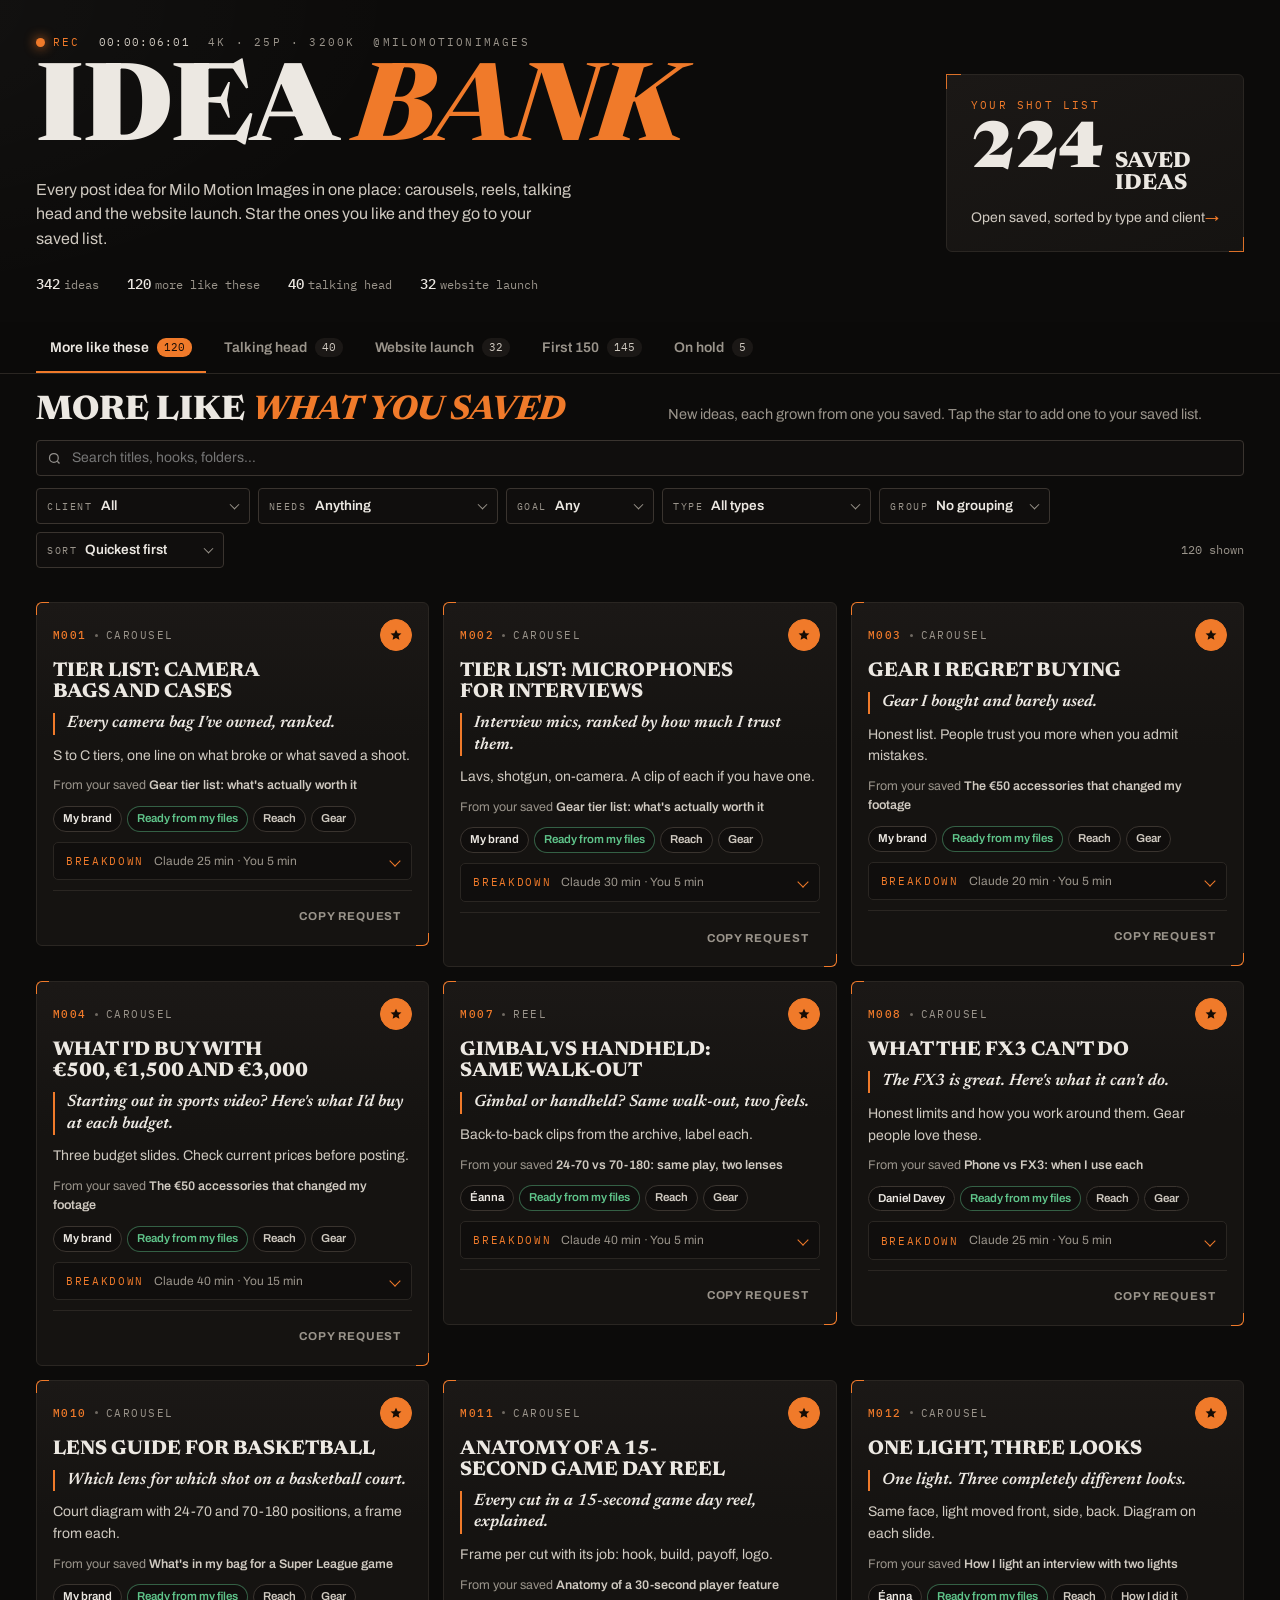
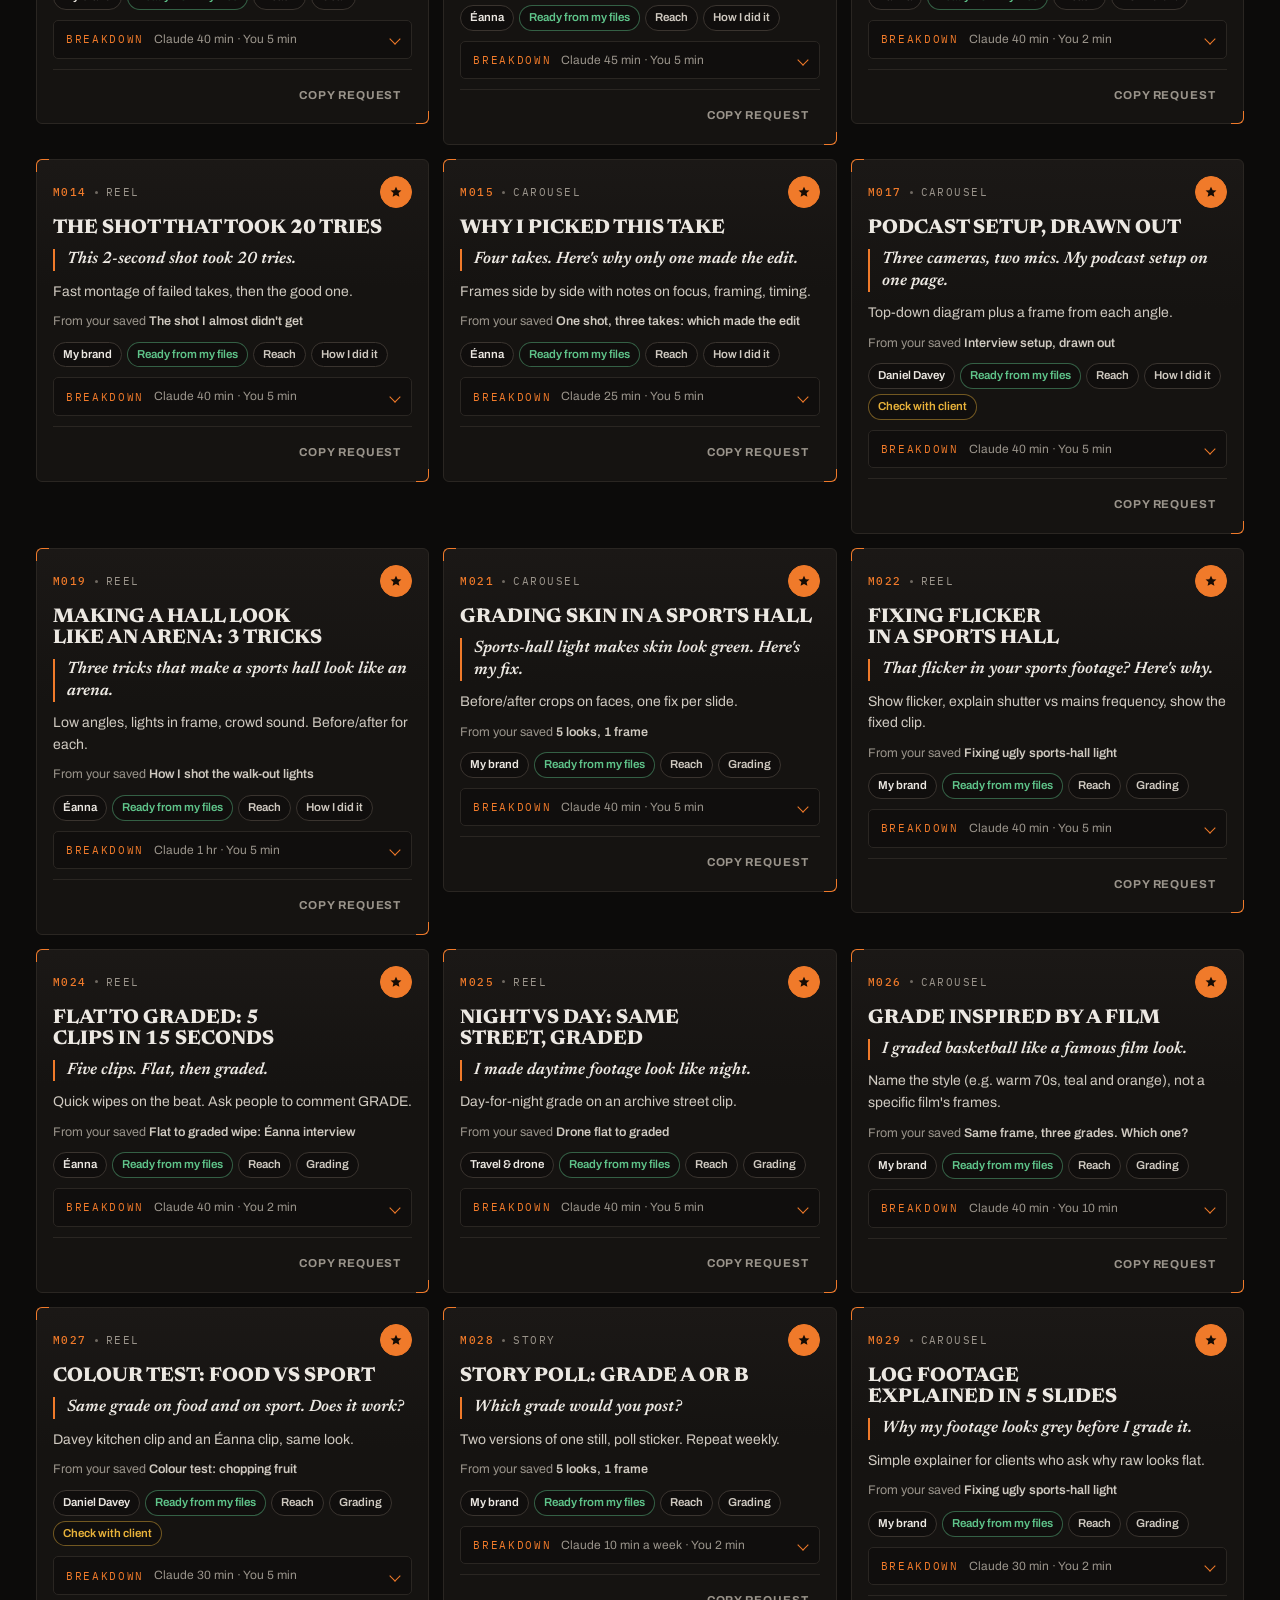
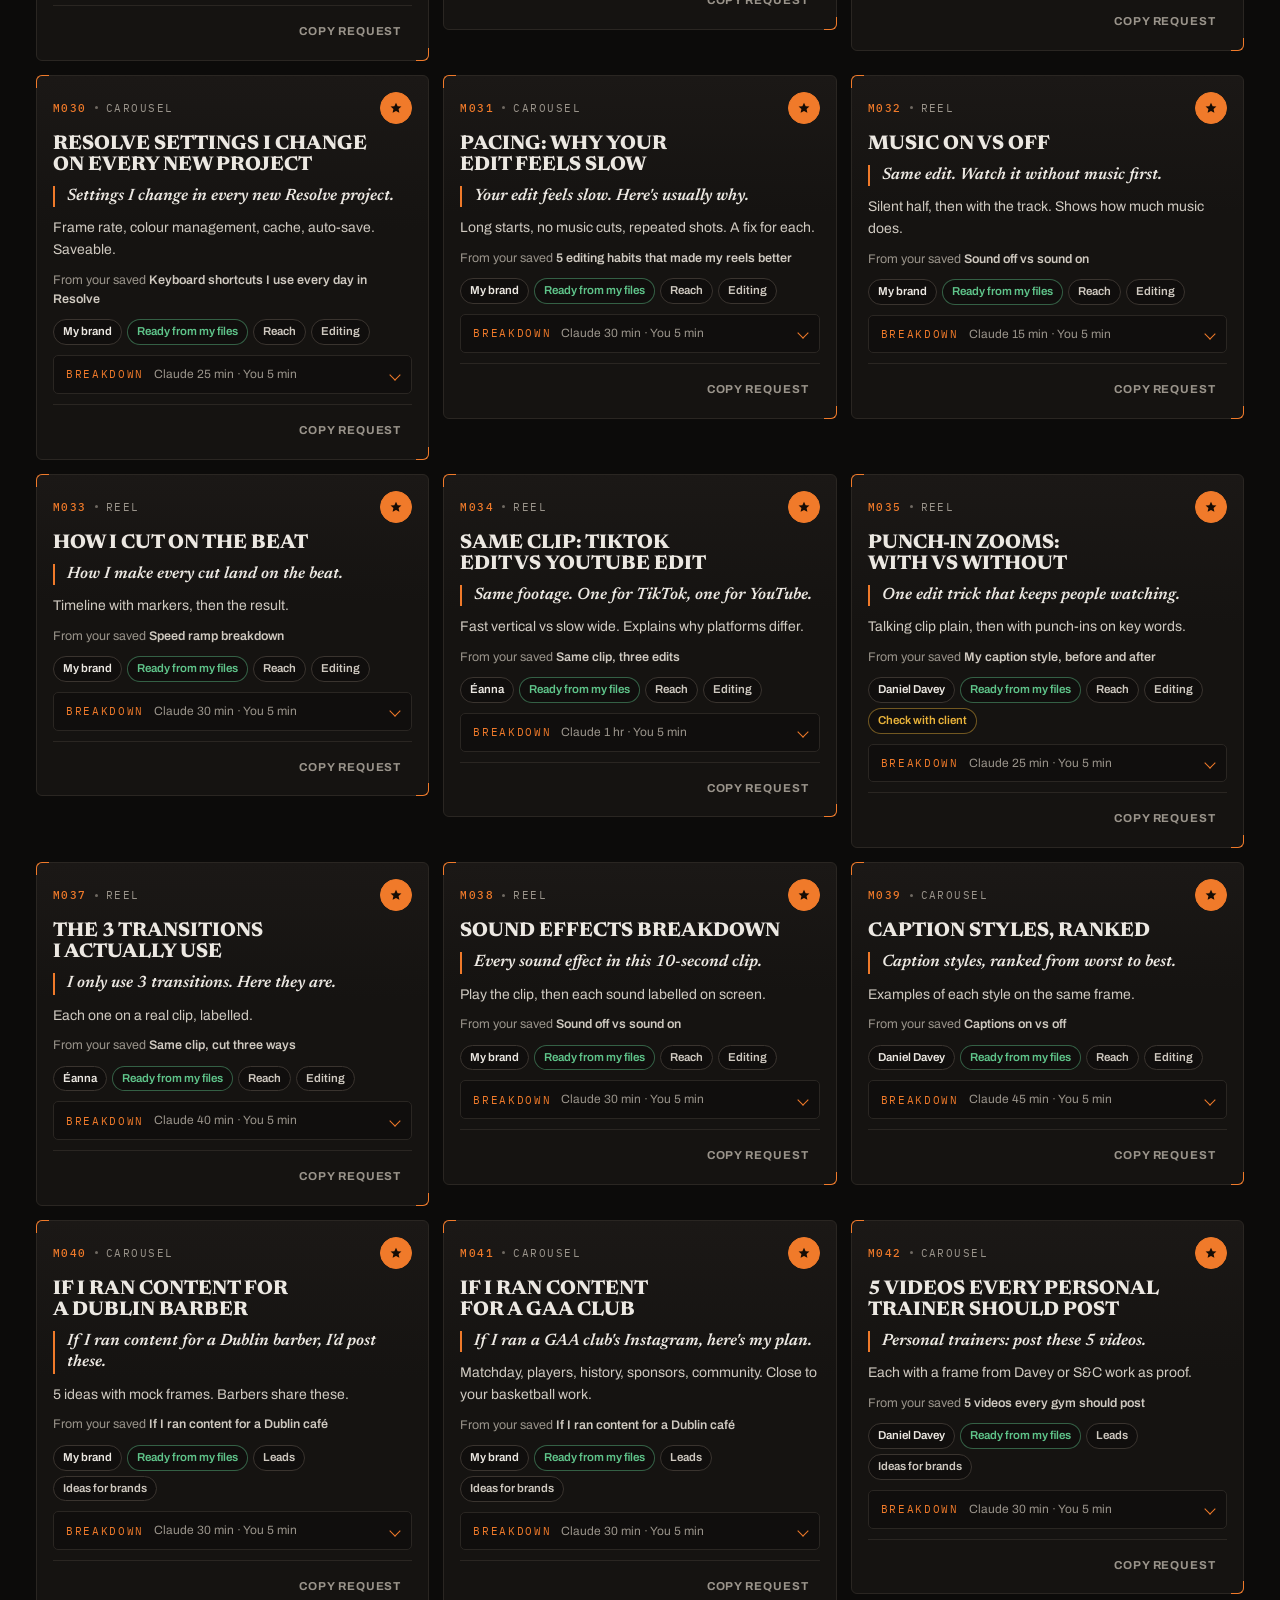
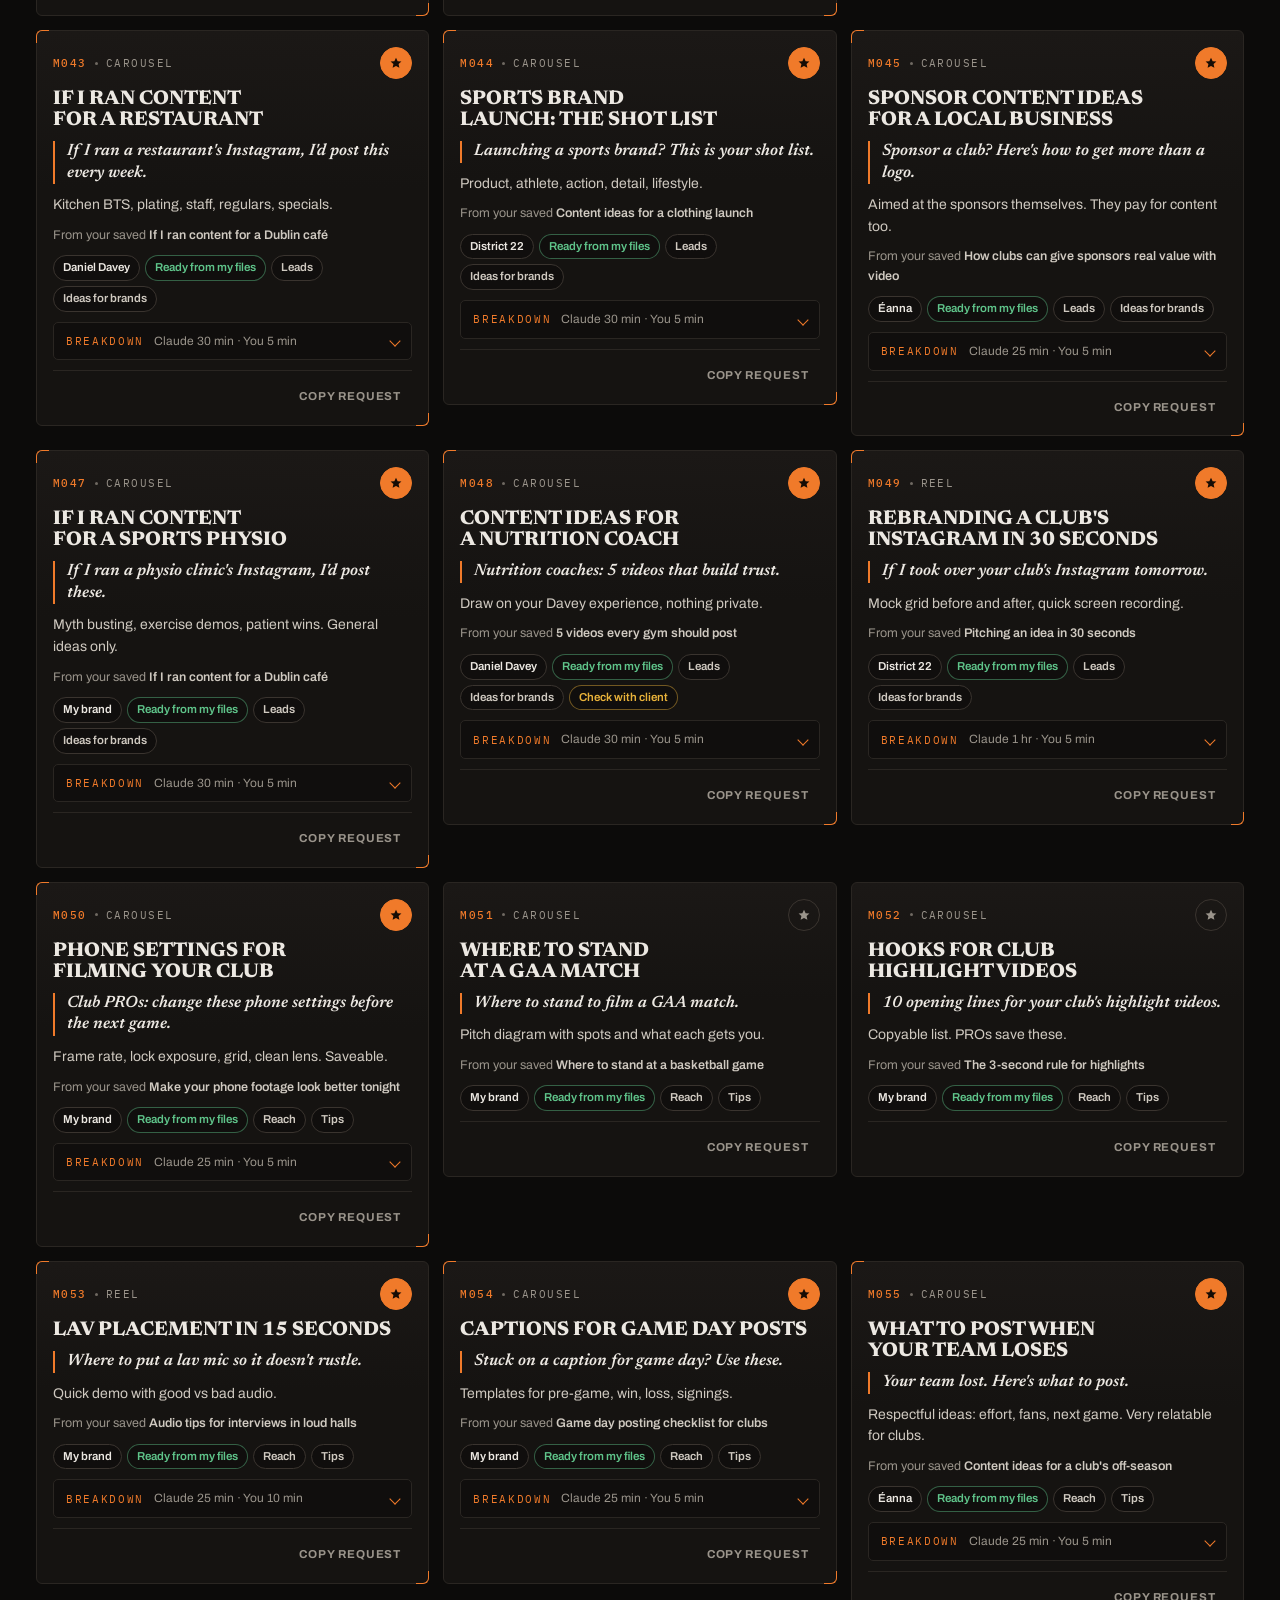
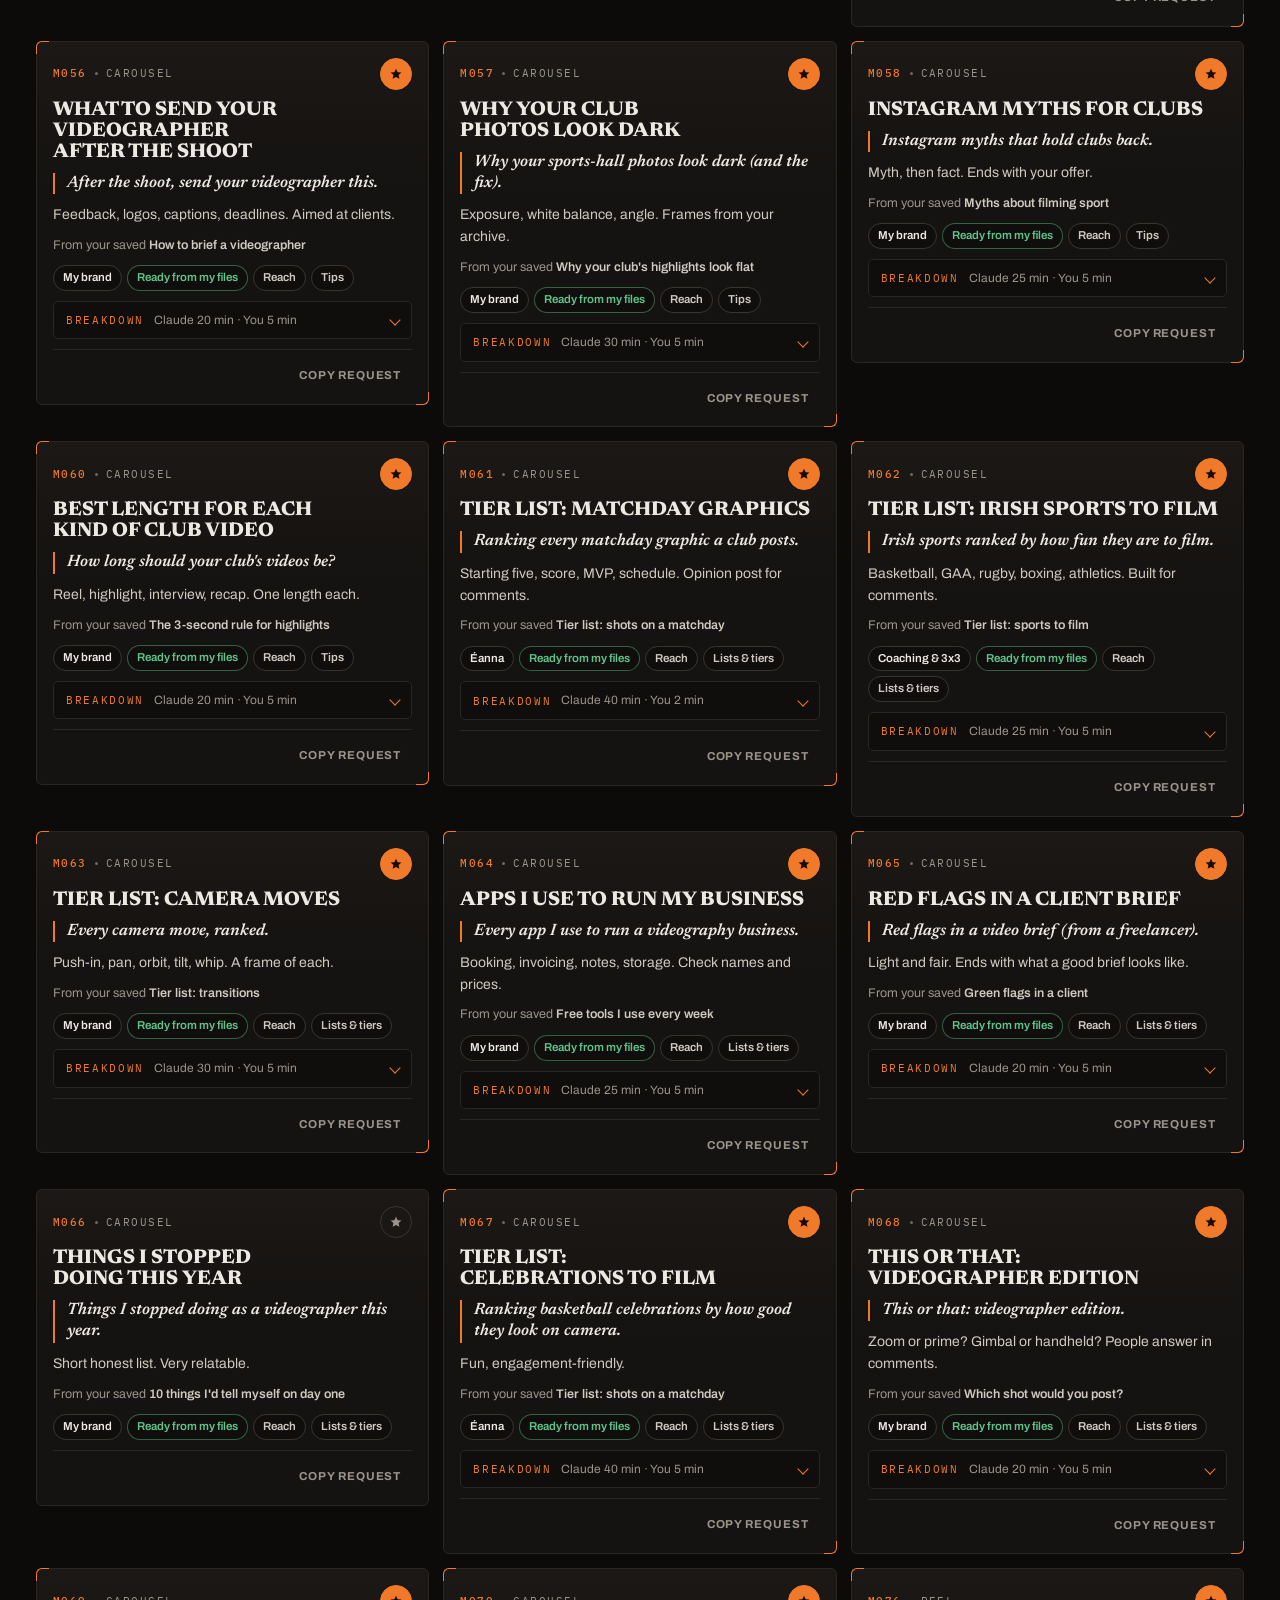
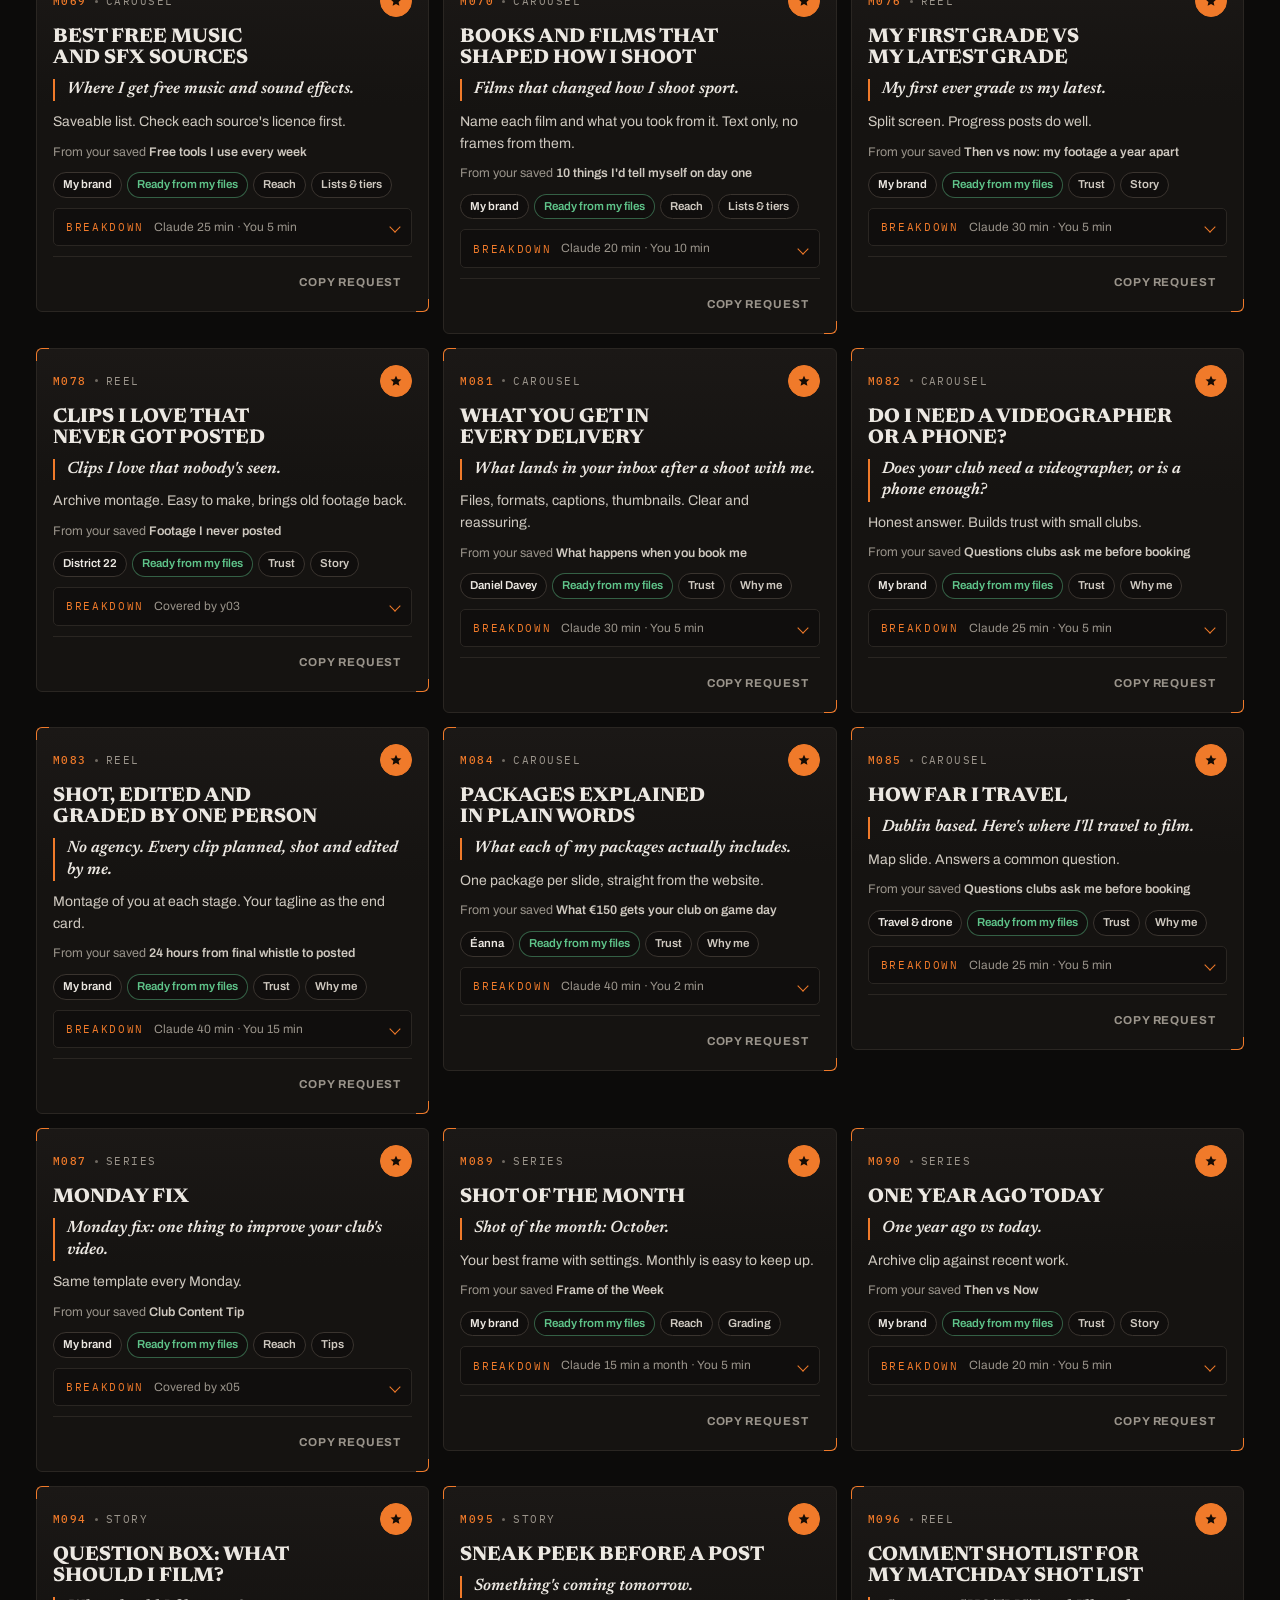
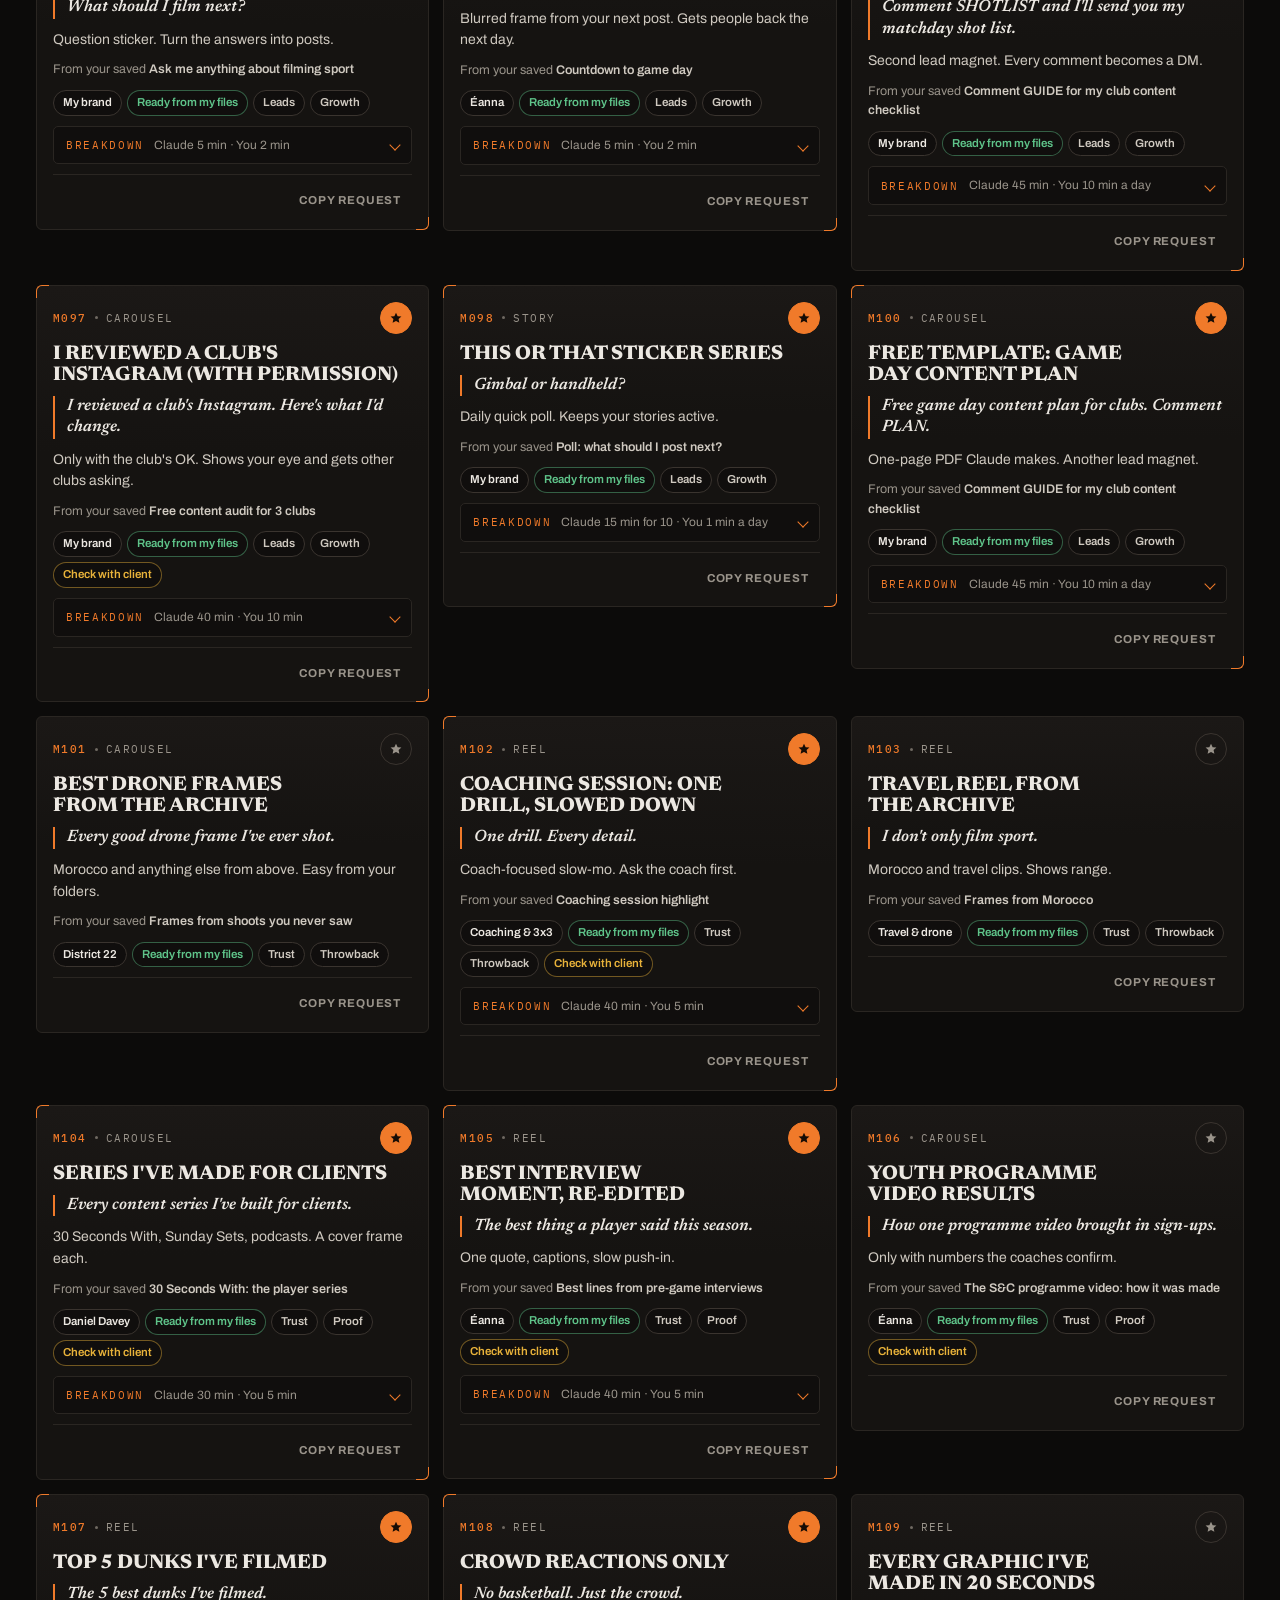
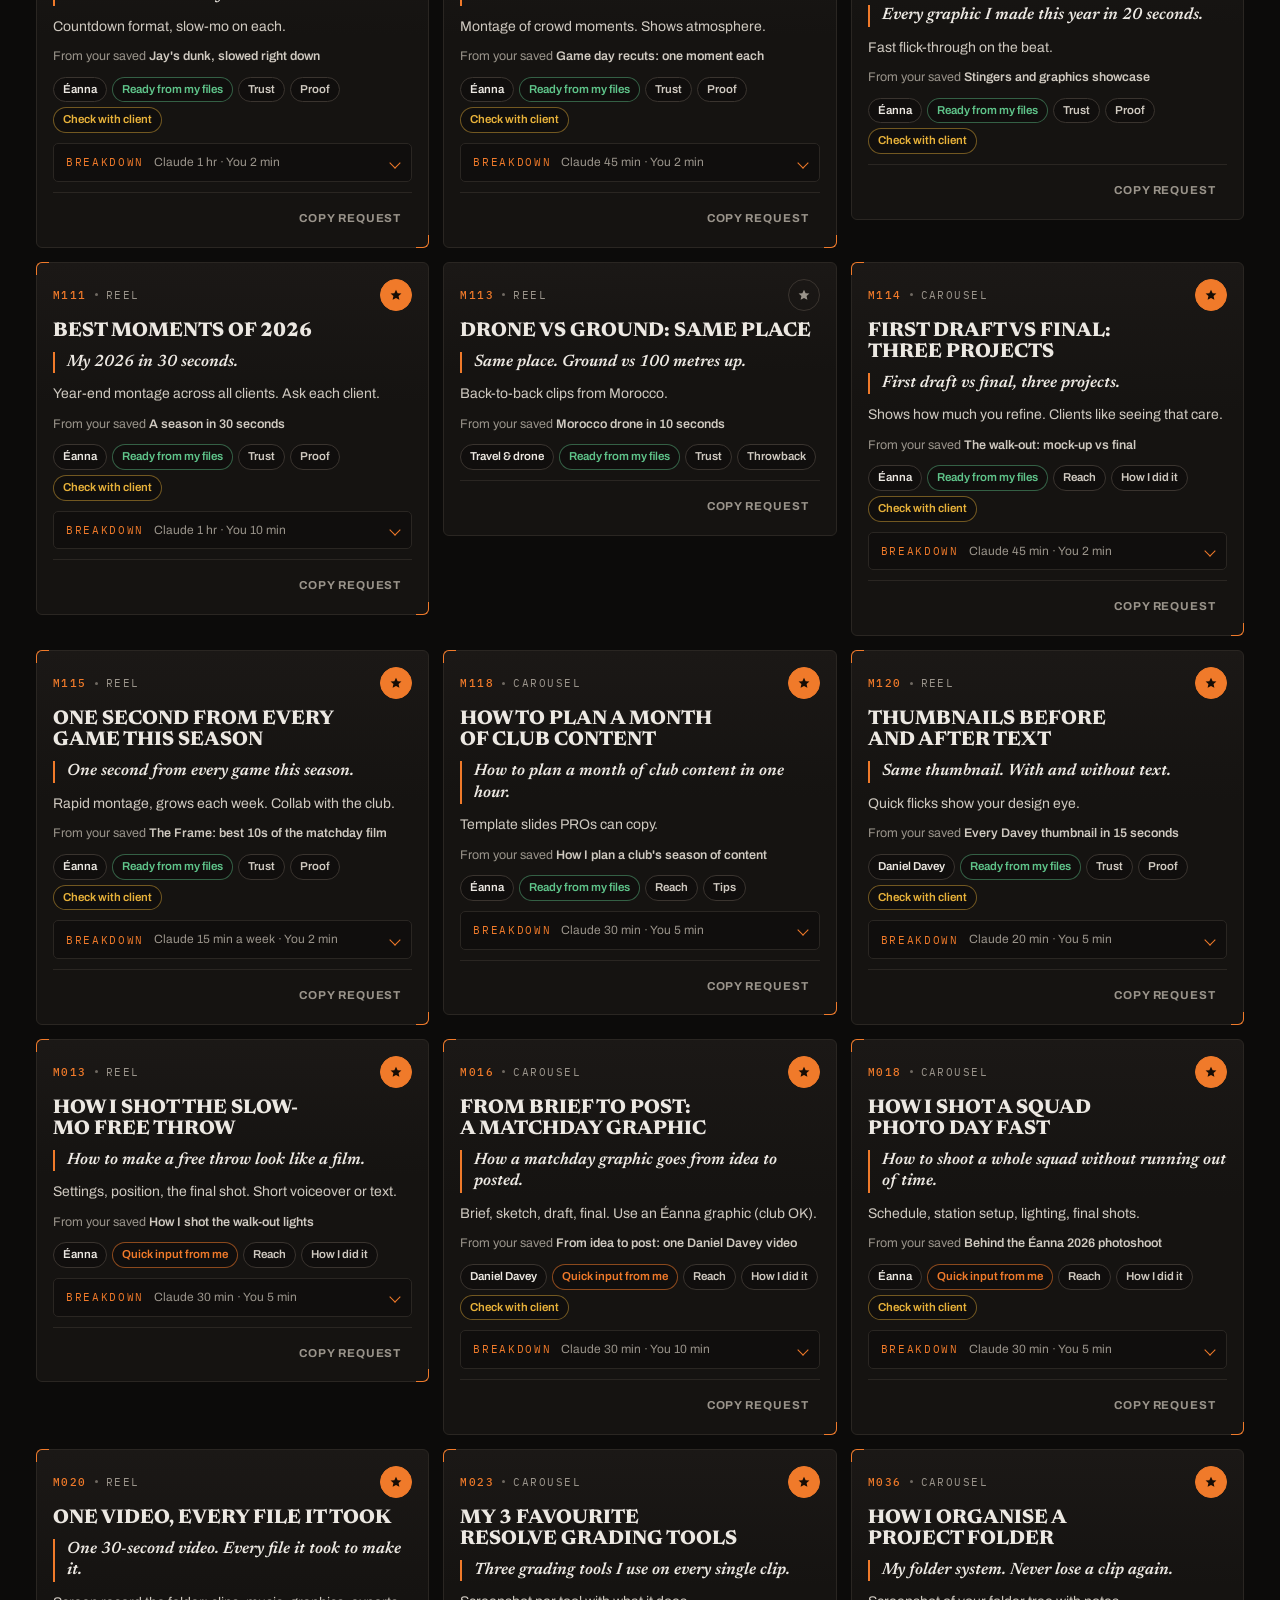
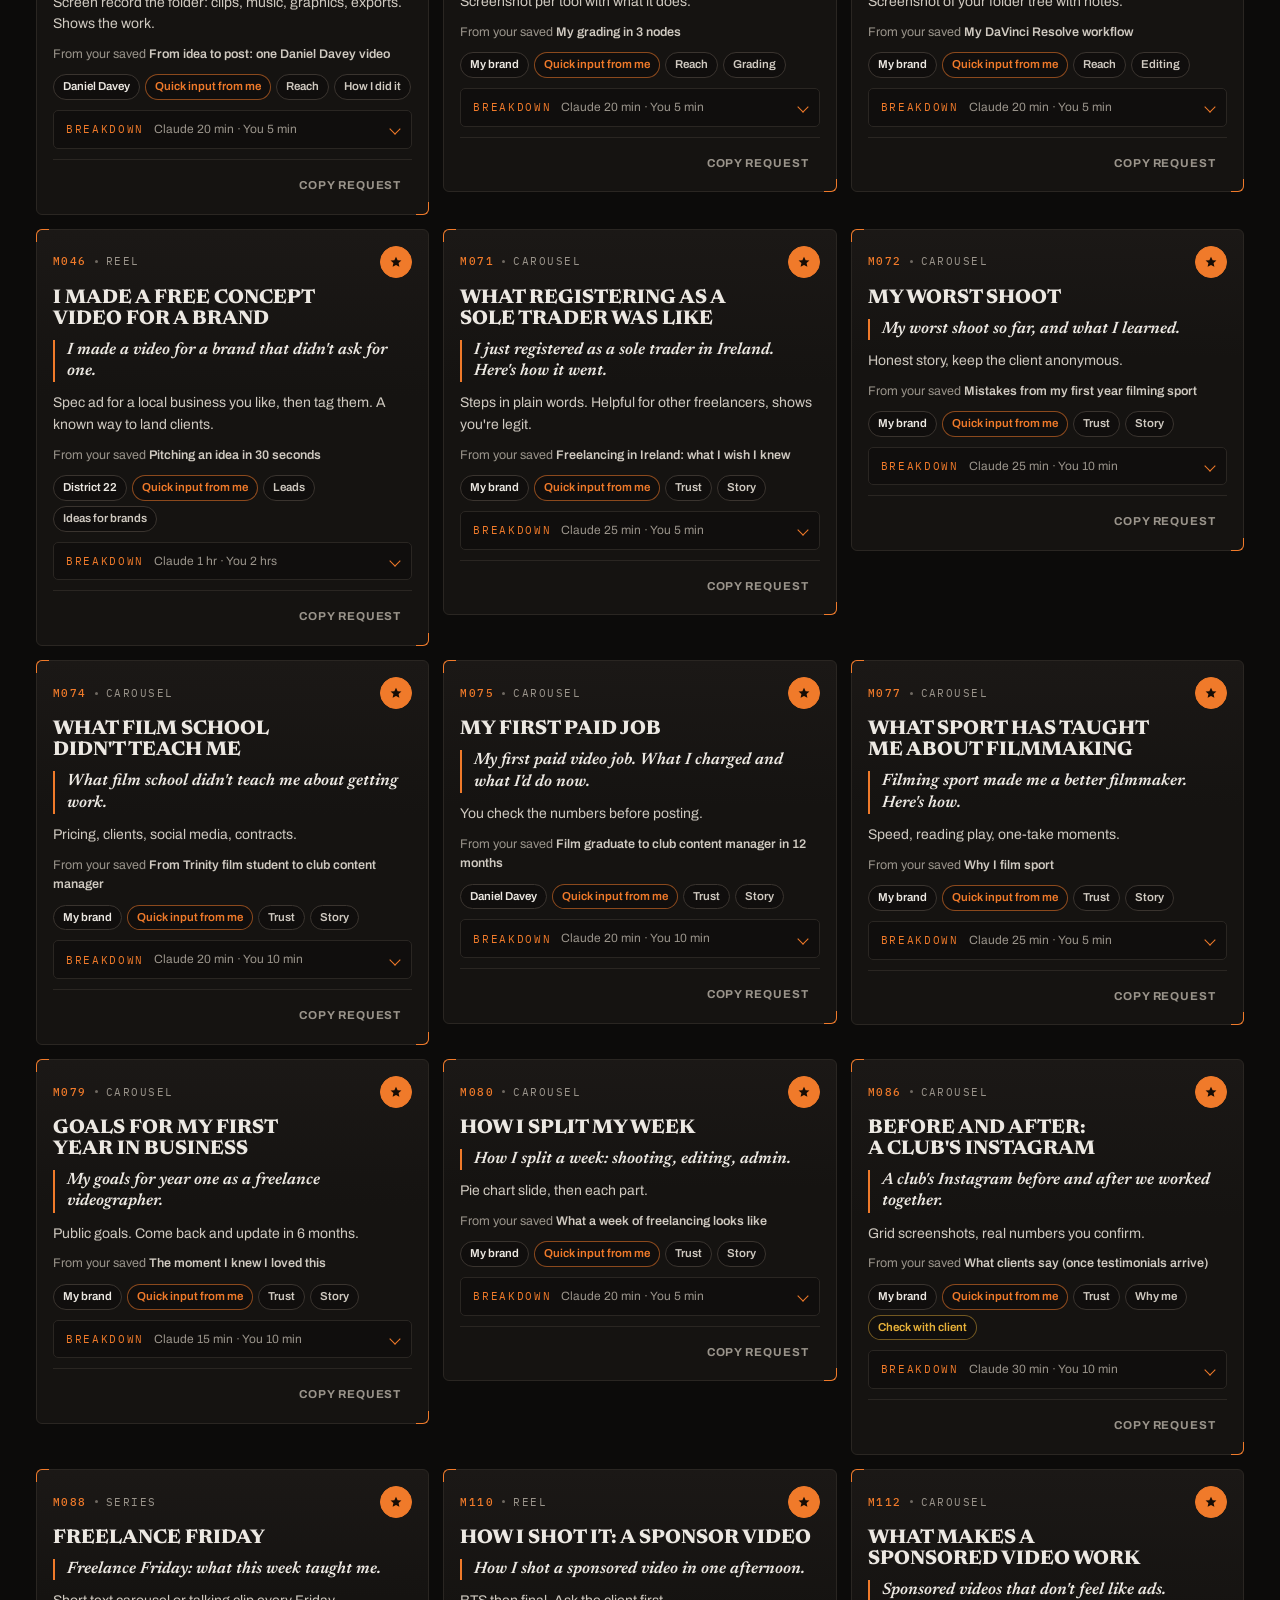
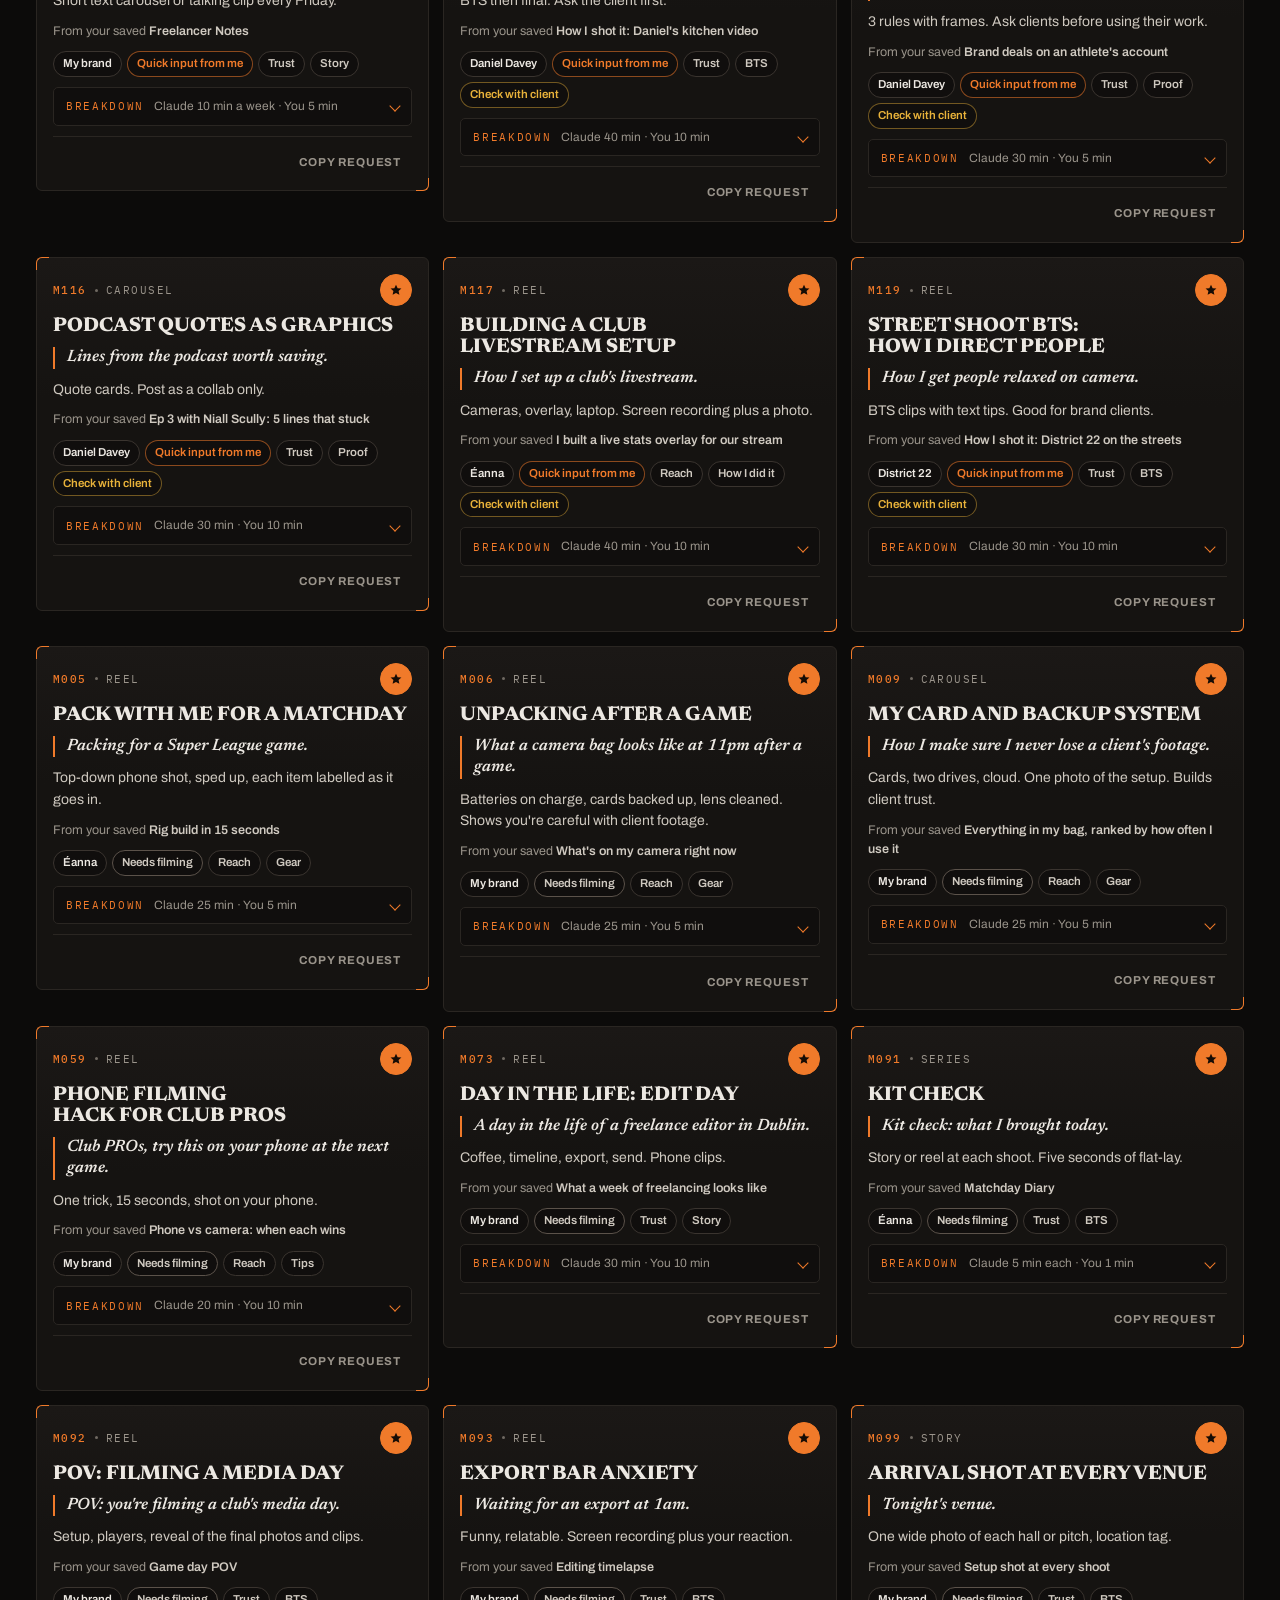
<file: index.html>
<!doctype html>
<html lang="en"><head>
<meta charset="utf-8">
<meta name="viewport" content="width=device-width,initial-scale=1,viewport-fit=cover">
<meta name="robots" content="noindex">
<title>Idea Bank · Milo Motion Images</title>
<link rel="preconnect" href="https://fonts.googleapis.com">
<link rel="preconnect" href="https://fonts.gstatic.com" crossorigin>
<link rel="stylesheet" href="https://fonts.googleapis.com/css2?family=Archivo:wght@400..800&family=Newsreader:ital,opsz,wght@0,6..72,600..800;1,6..72,600..800&family=IBM+Plex+Mono:wght@400;500&display=swap">
<link rel="stylesheet" href="style.css">
</head>
<body data-page="all">
<header class="hero"><div class="wrap">
  <div class="hud"><span class="rec">Rec</span><span class="tc" id="tc">00:00:00:00</span><span>4K · 25P · 3200K</span><span>@milomotionimages</span></div>
  <div class="hero-row">
    <div>
      <h1>Idea <em>Bank</em></h1>
      <p class="lede">Every post idea for Milo Motion Images in one place: carousels, reels, talking head and the website launch. Star the ones you like and they go to your saved list.</p>
    </div>
    <a class="vf brk" href="saved.html">
      <div class="k">Your shot list</div>
      <div class="big"><b id="savedCount">0</b><span>Saved<br>ideas</span></div>
      <div class="go"><span>Open saved, sorted by type and client</span><i>→</i></div>
    </a>
  </div>
  <div class="stats" id="stats"></div>
</div></header>
<nav class="tabs" id="tabsBar" aria-label="Sections"><div class="wrap" id="tabs" role="tablist"></div></nav>
<main class="wrap">
  <section class="tools" id="tools"></section>
  <div id="list"></div>
</main>
<div class="toast" id="toast" hidden role="status"></div>
<footer class="site"><div class="wrap"><span>Milo Motion Images · Idea Bank</span><span>Saves are kept in this browser</span></div></footer>
<script src="ideas.js"></script>
<script src="breakdowns.js"></script>
<script src="app.js"></script>
</body></html>
</file>
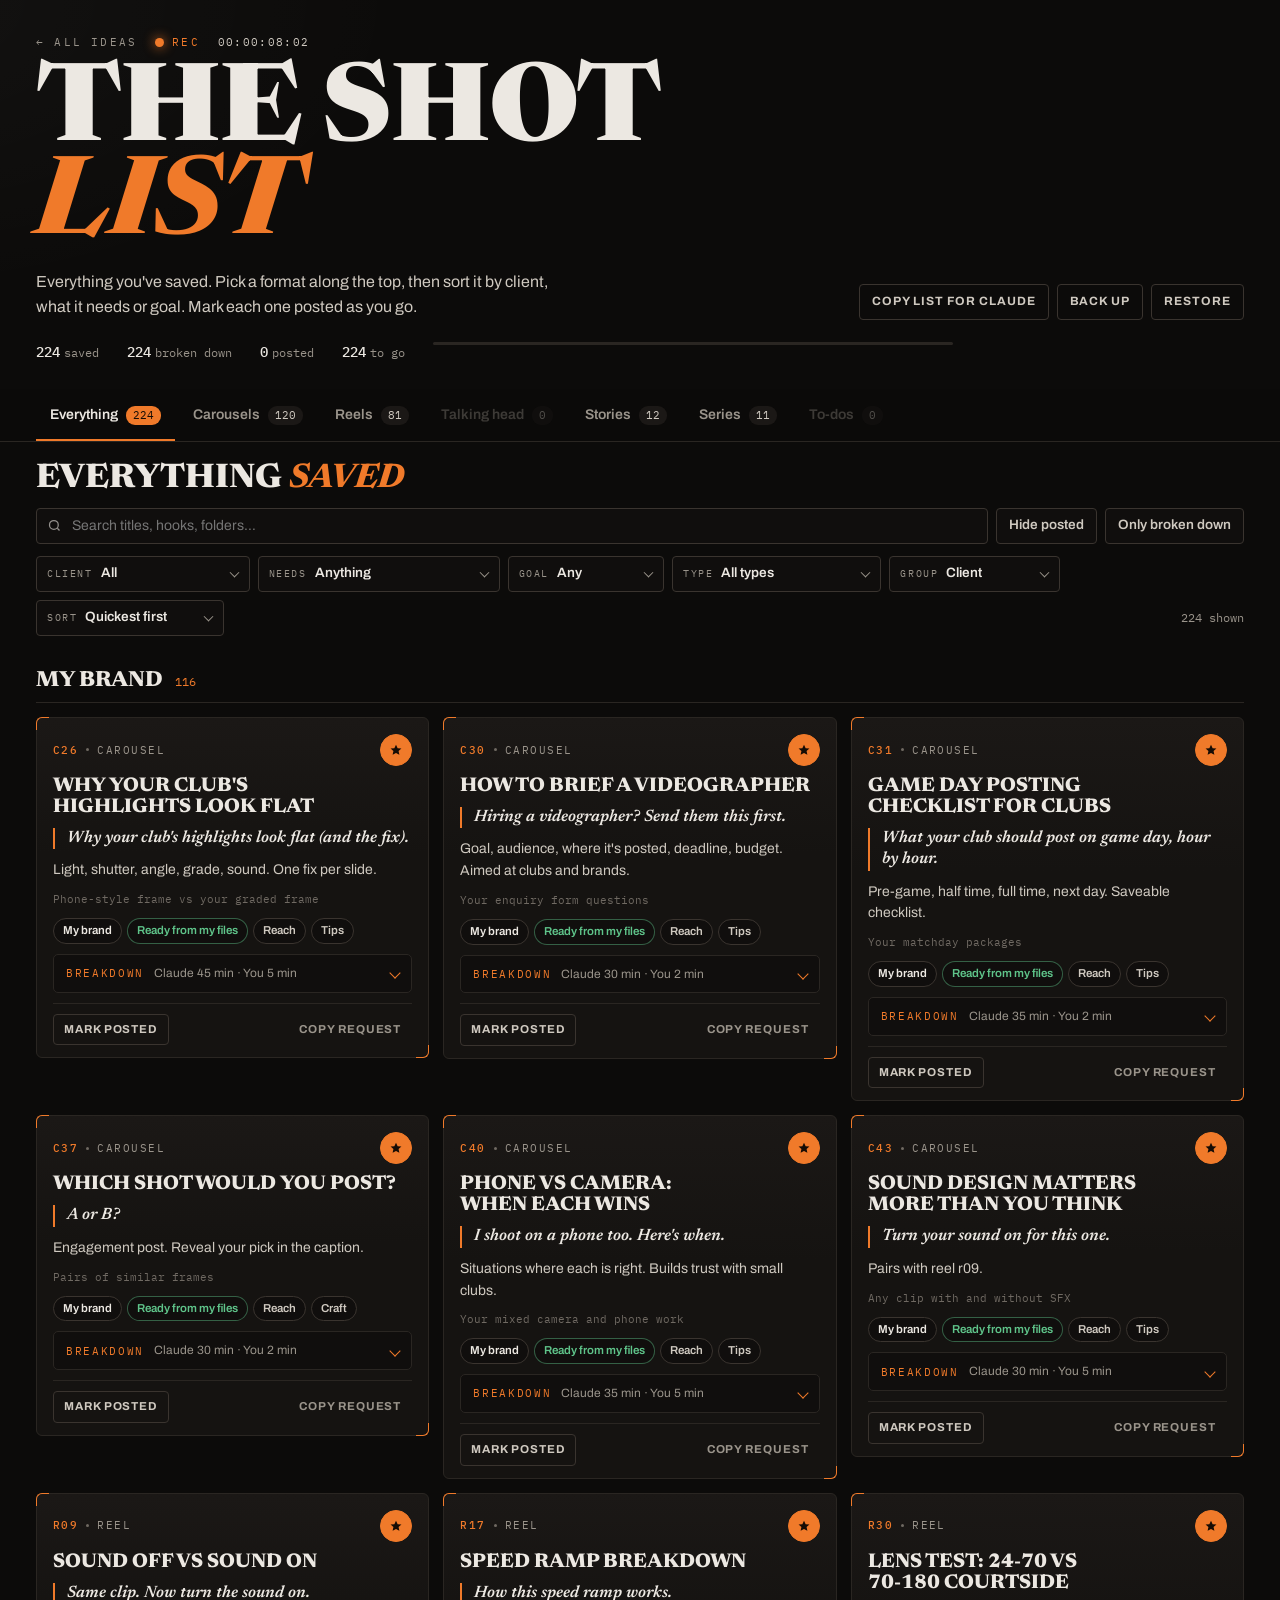
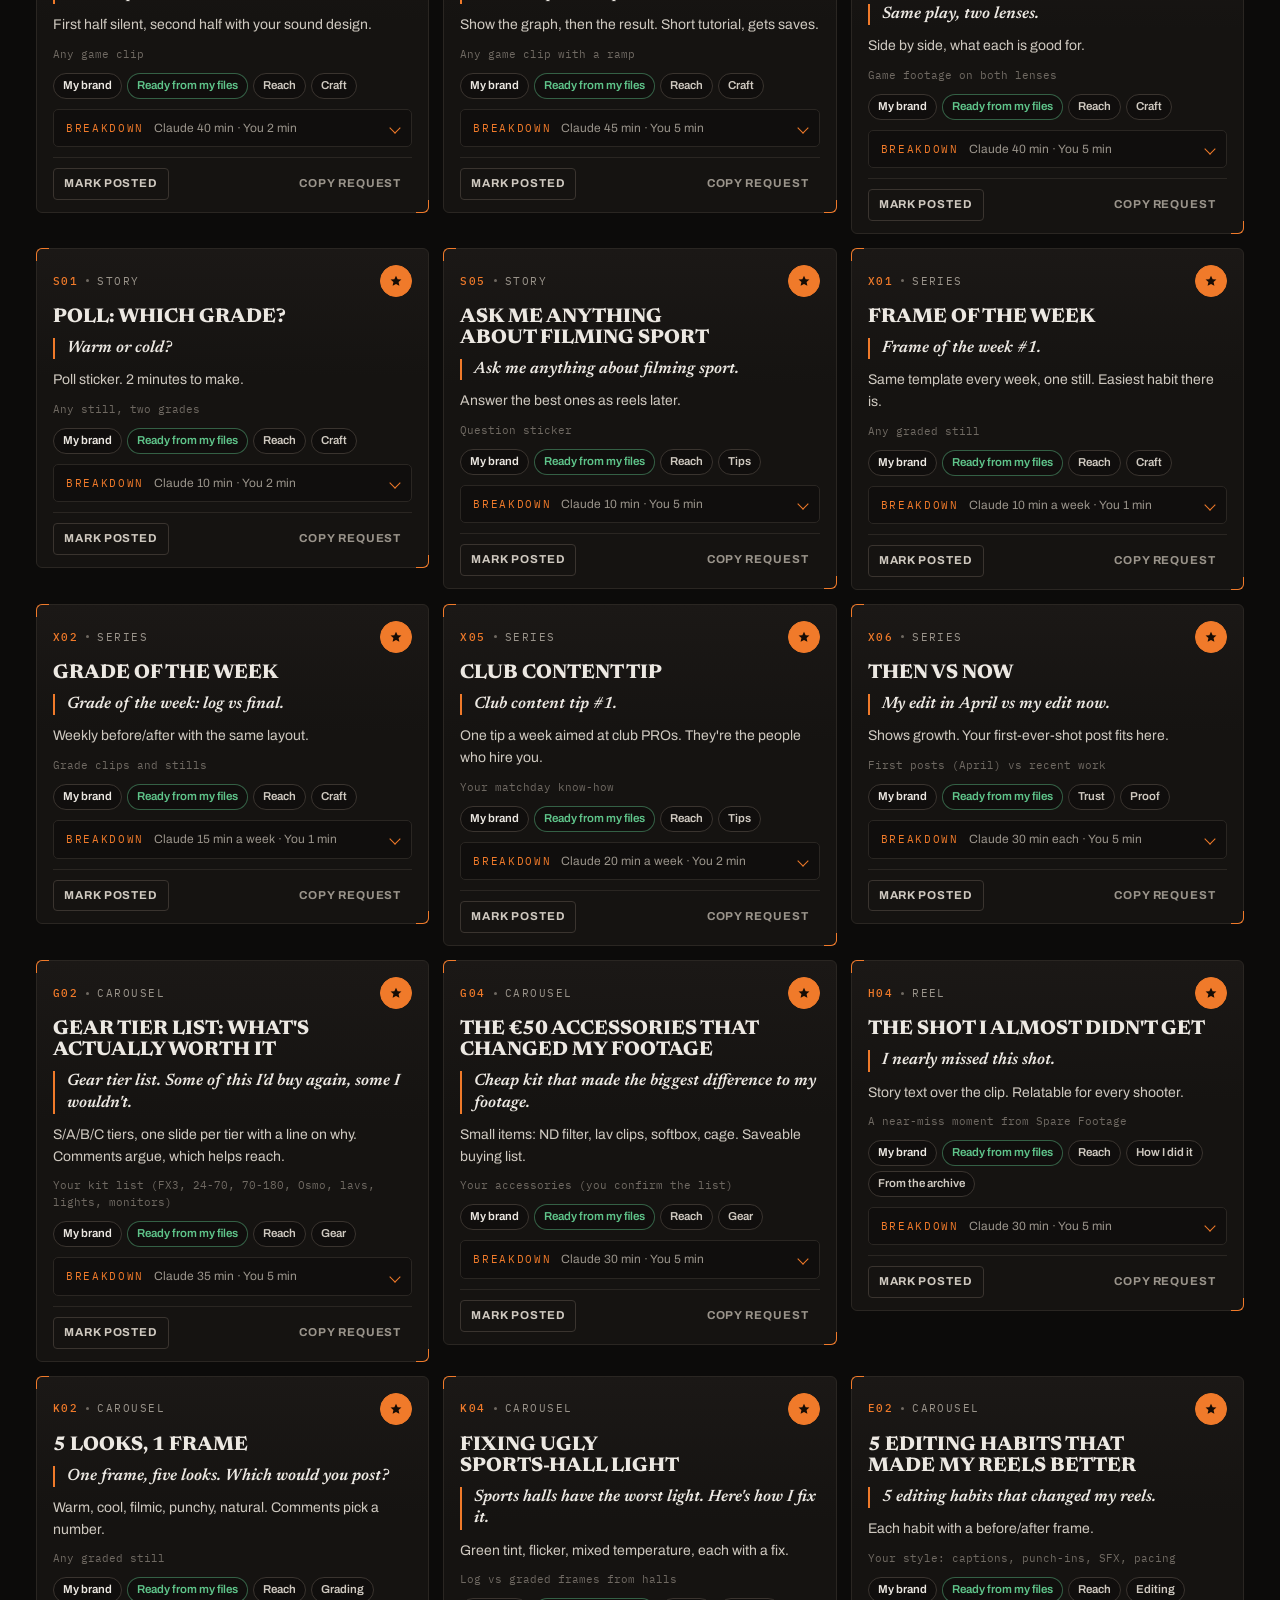
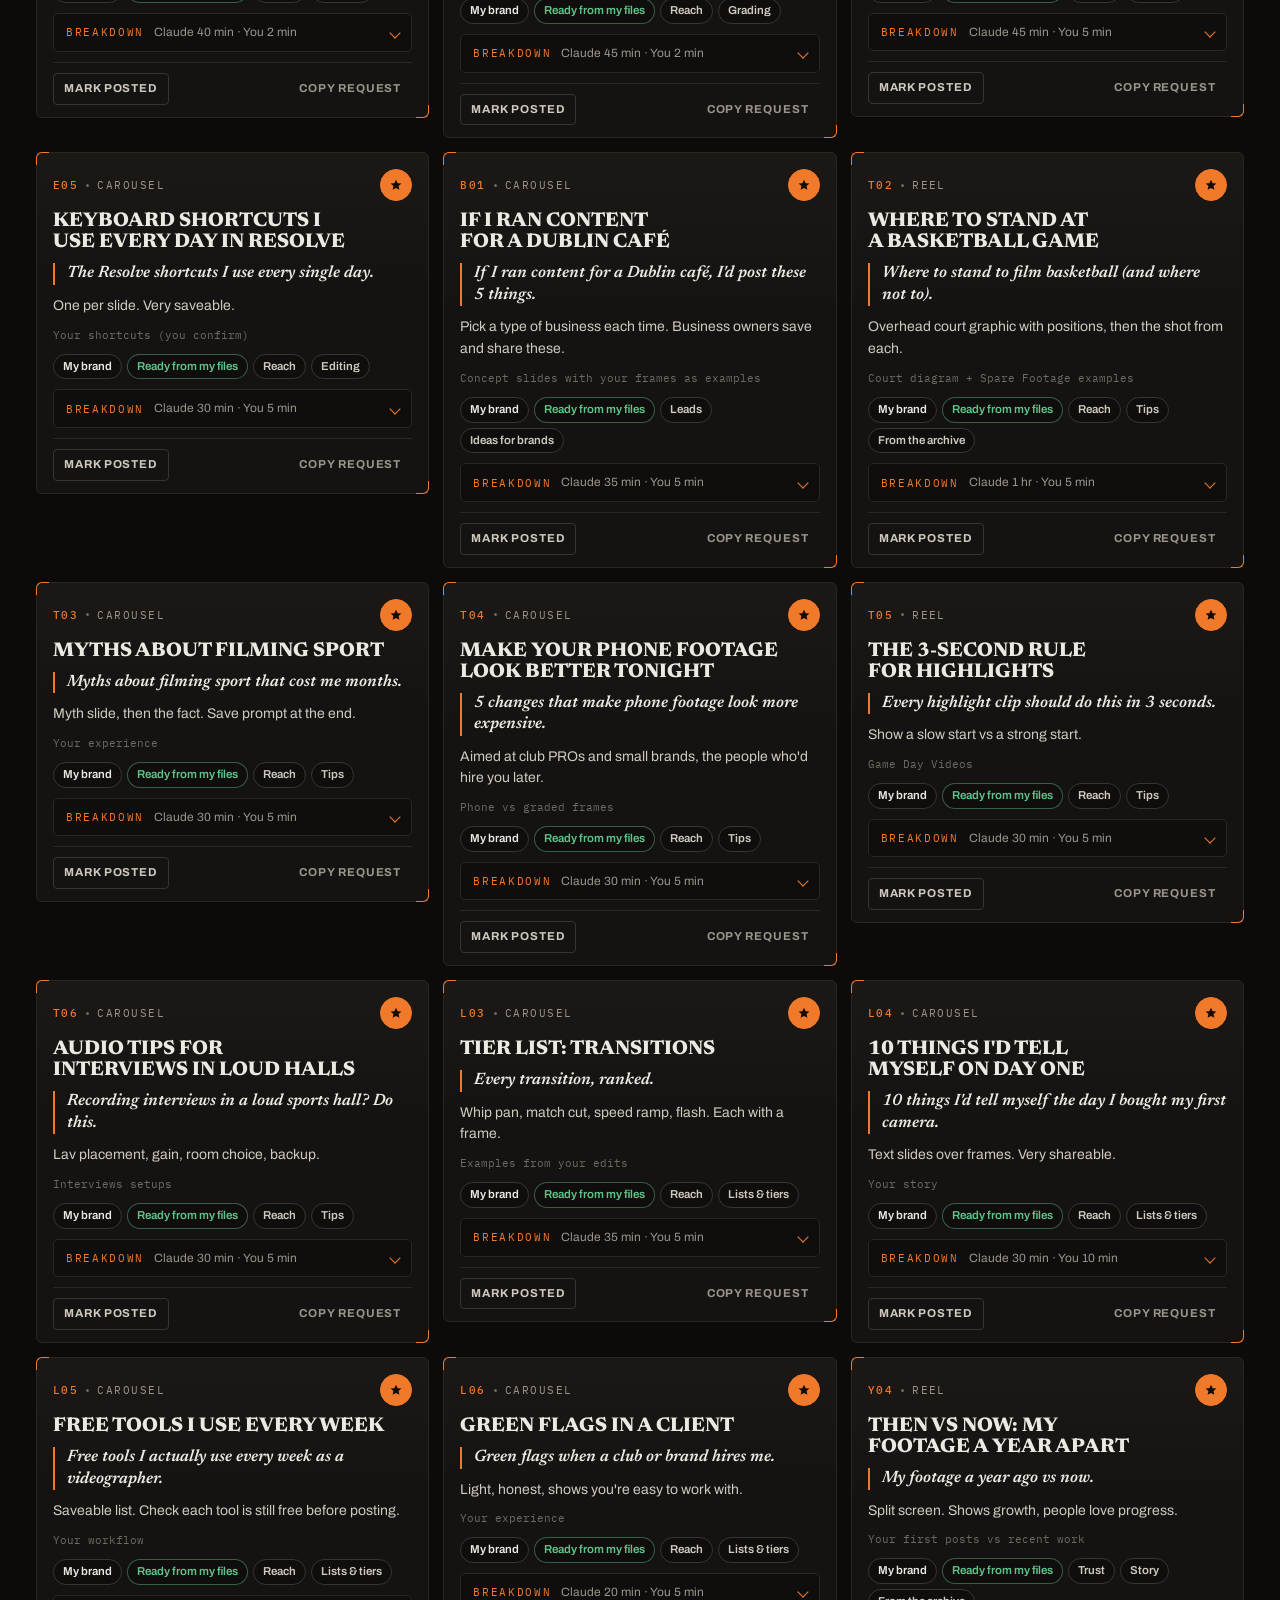
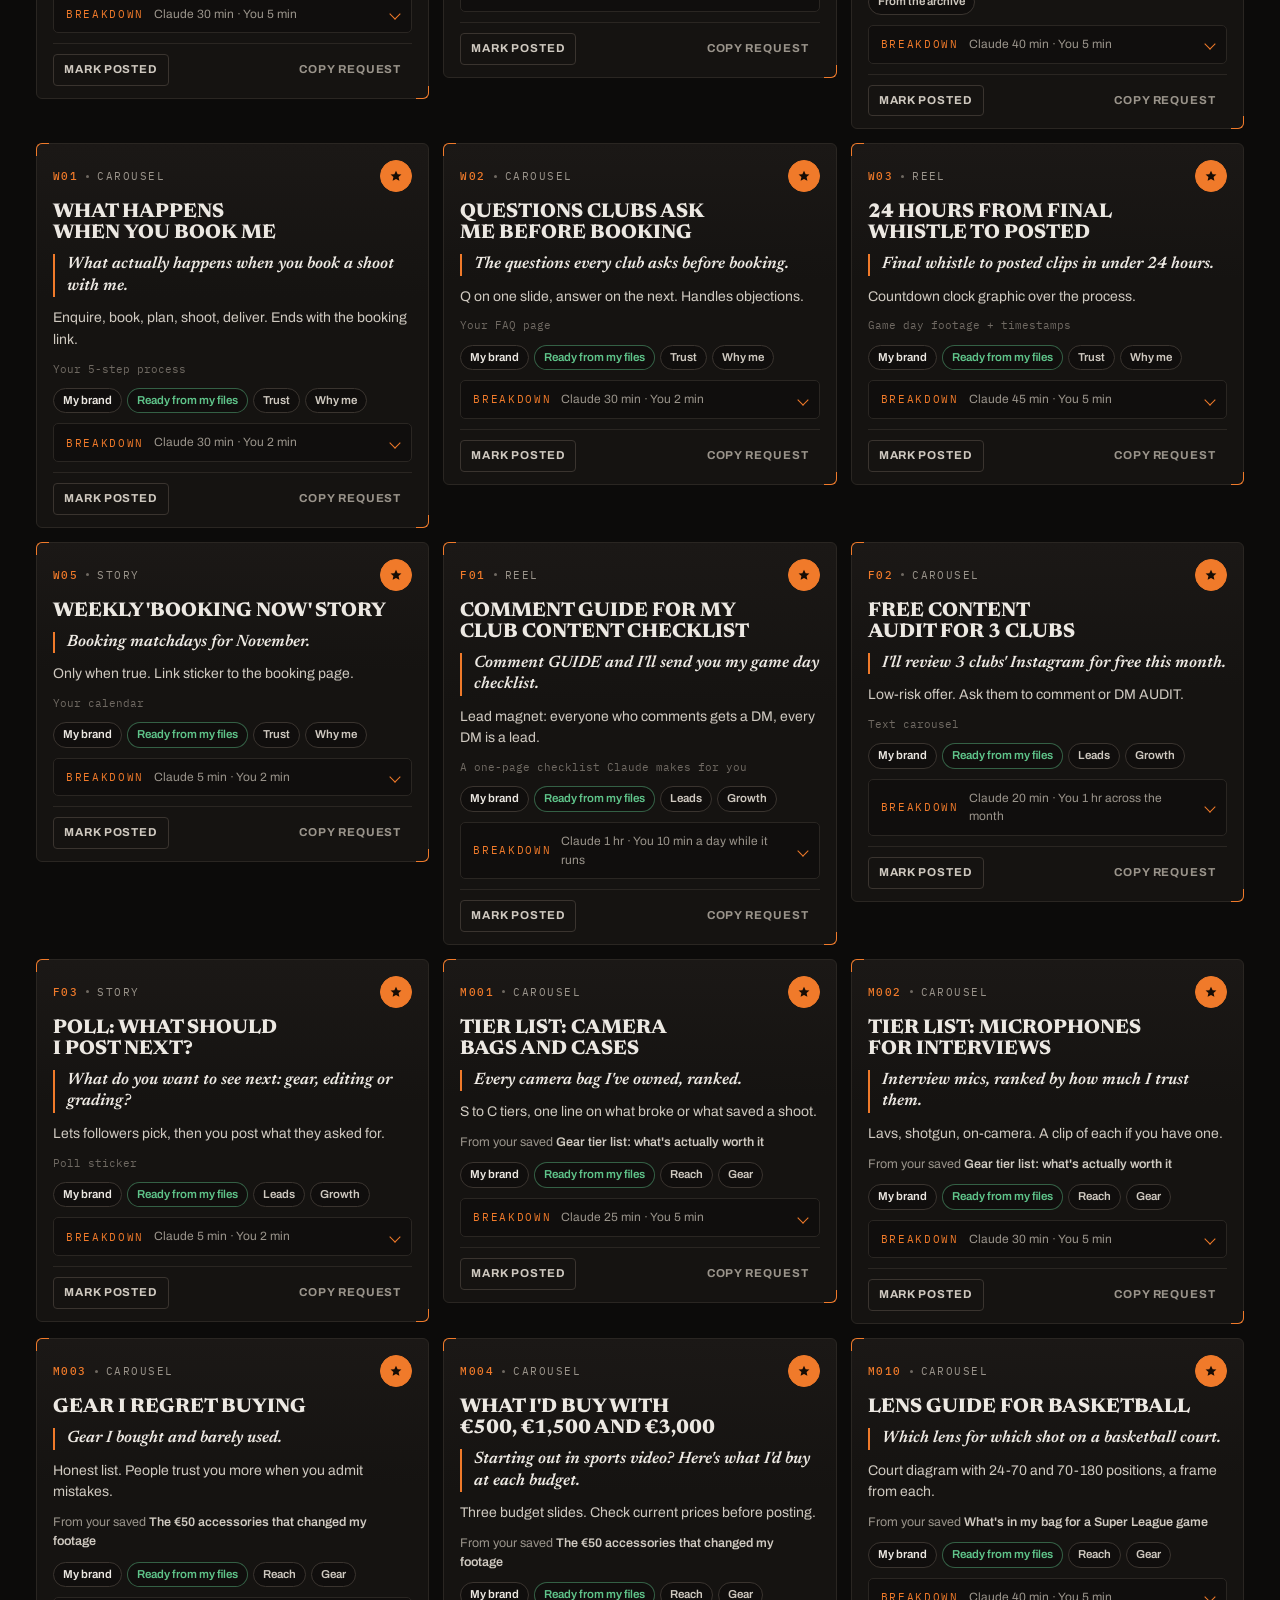
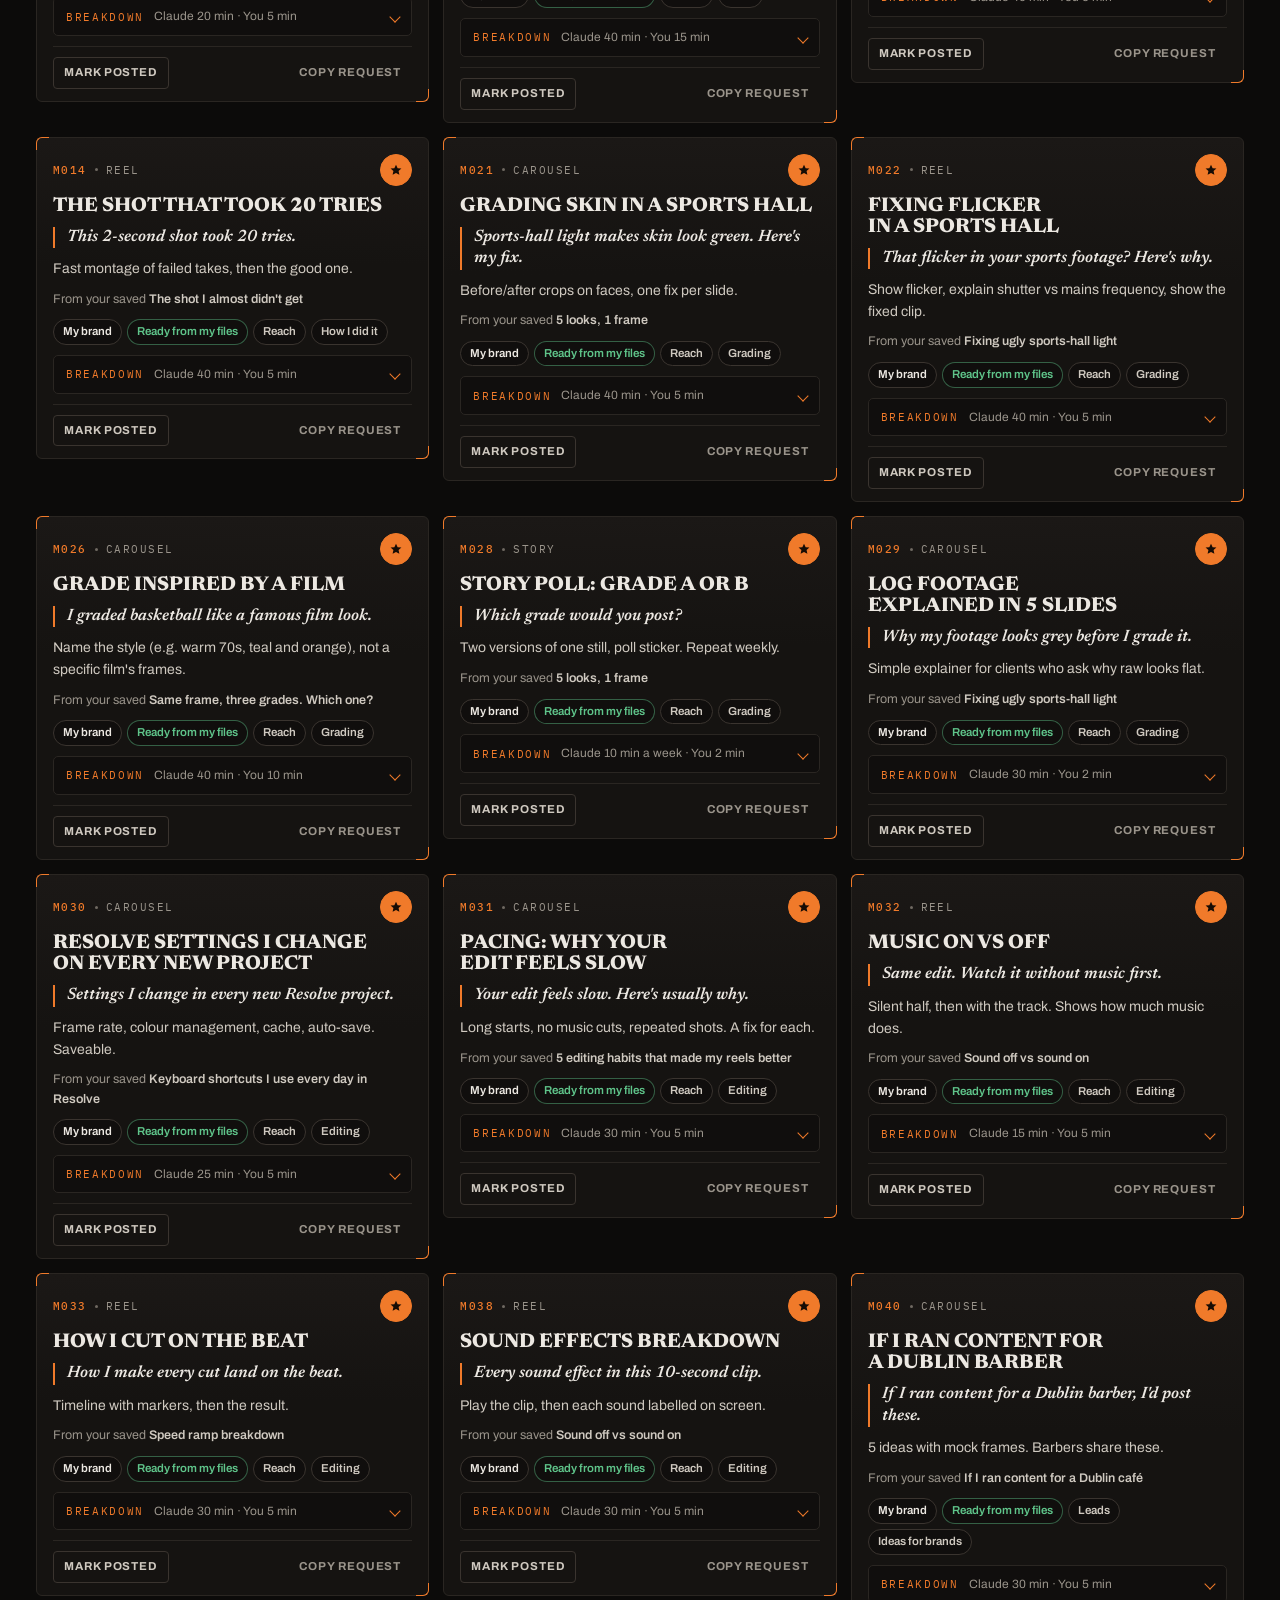
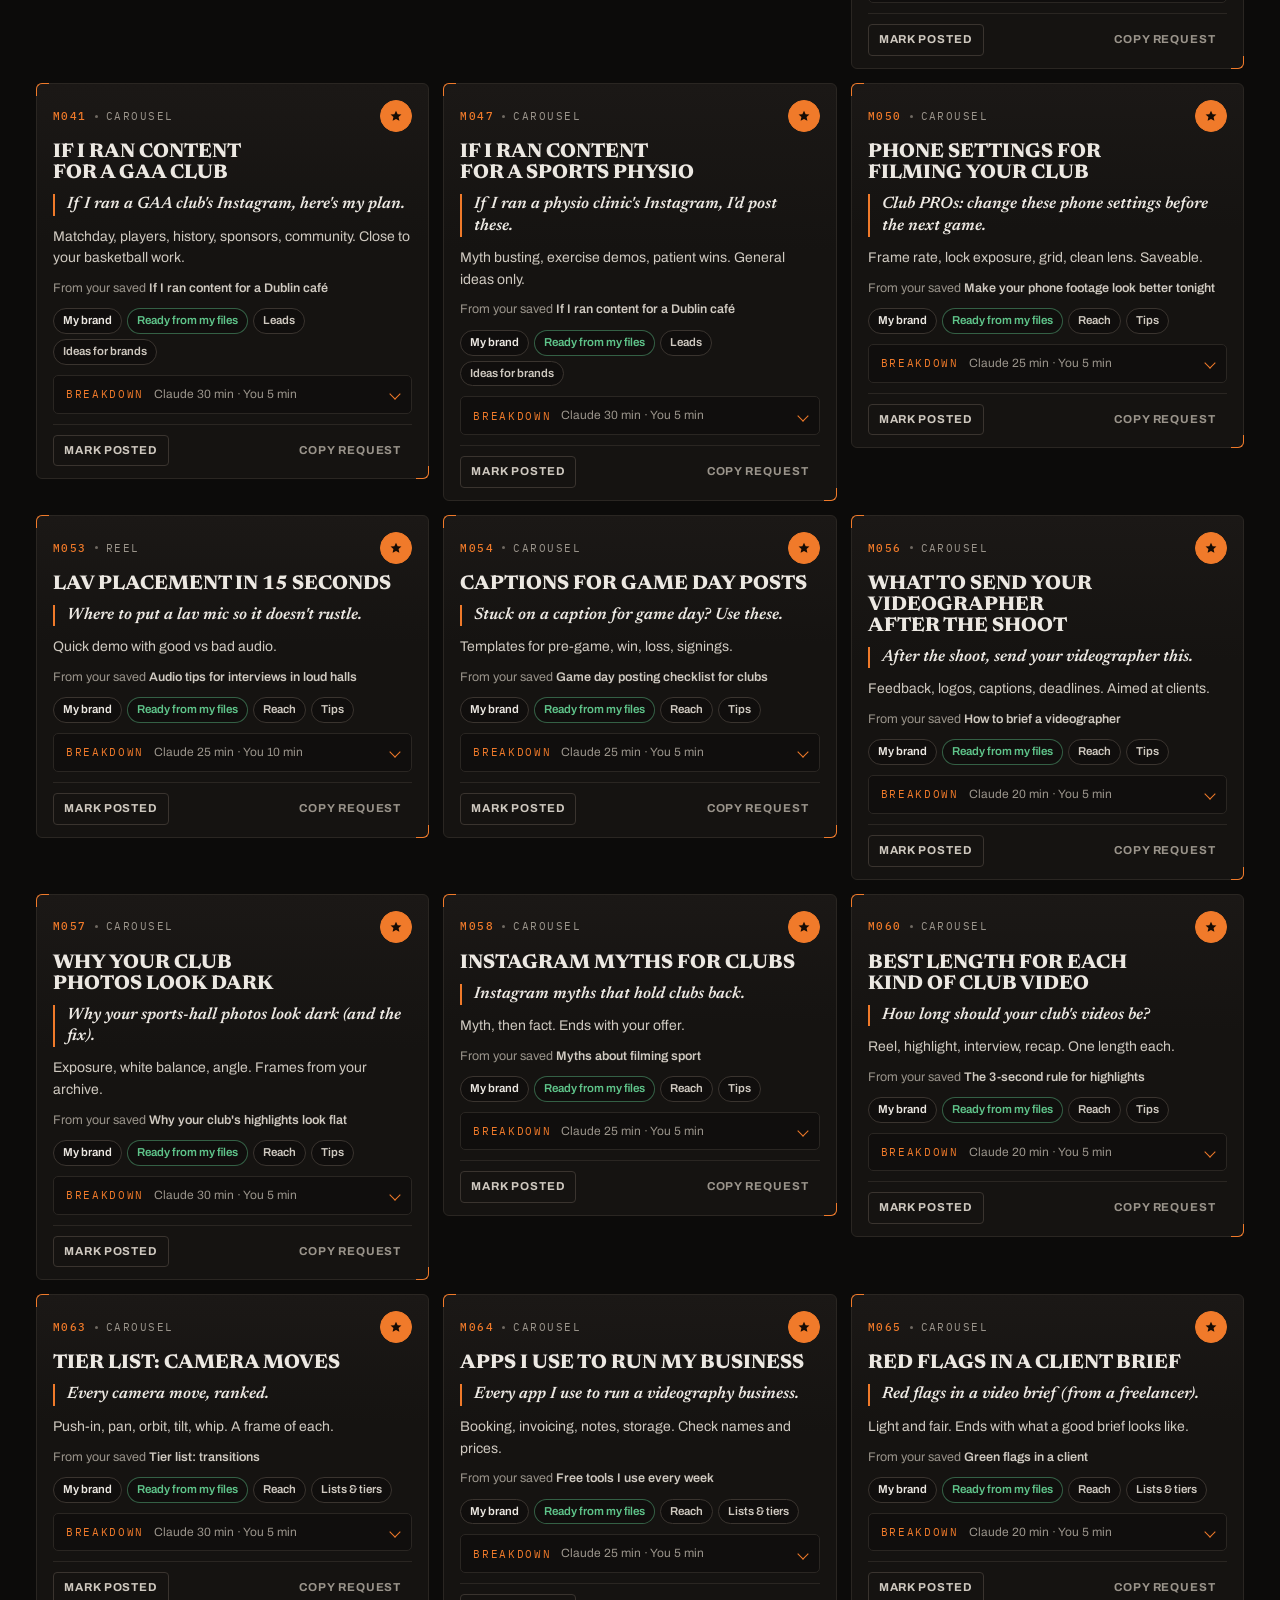
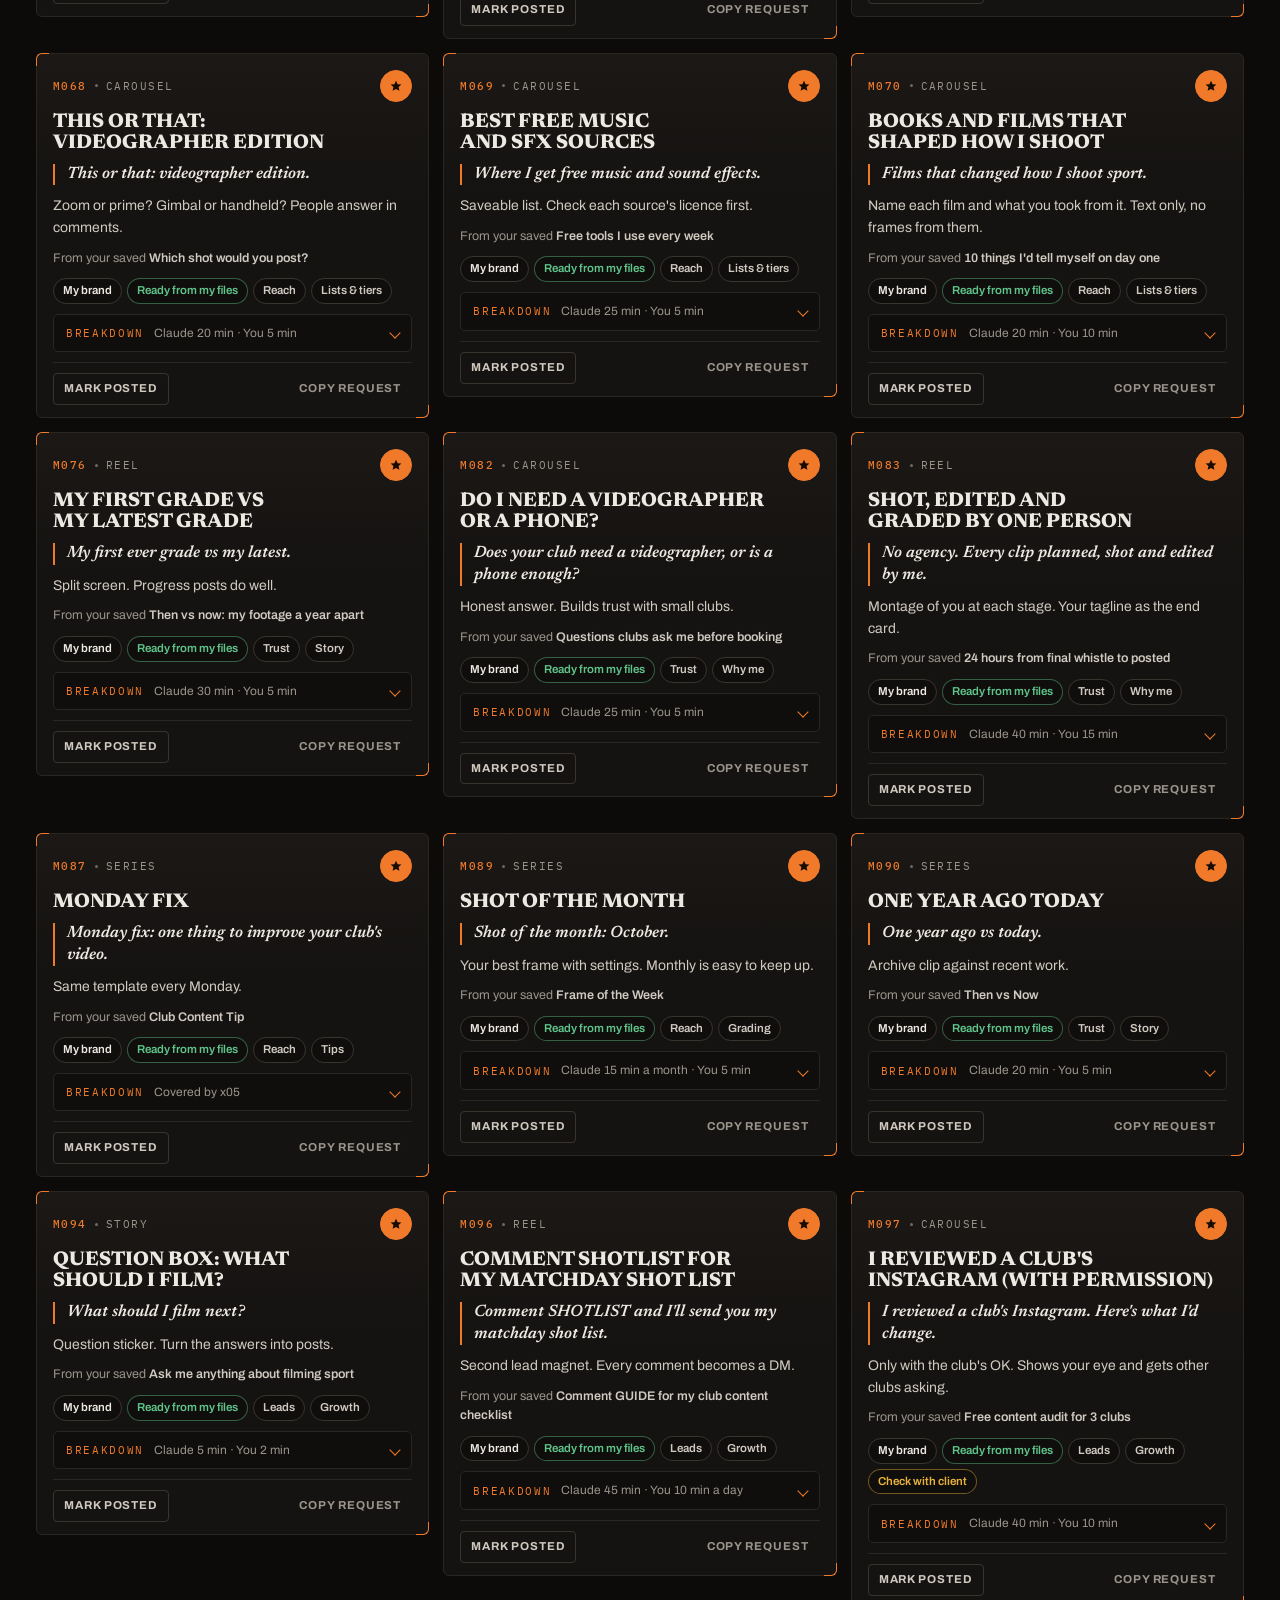
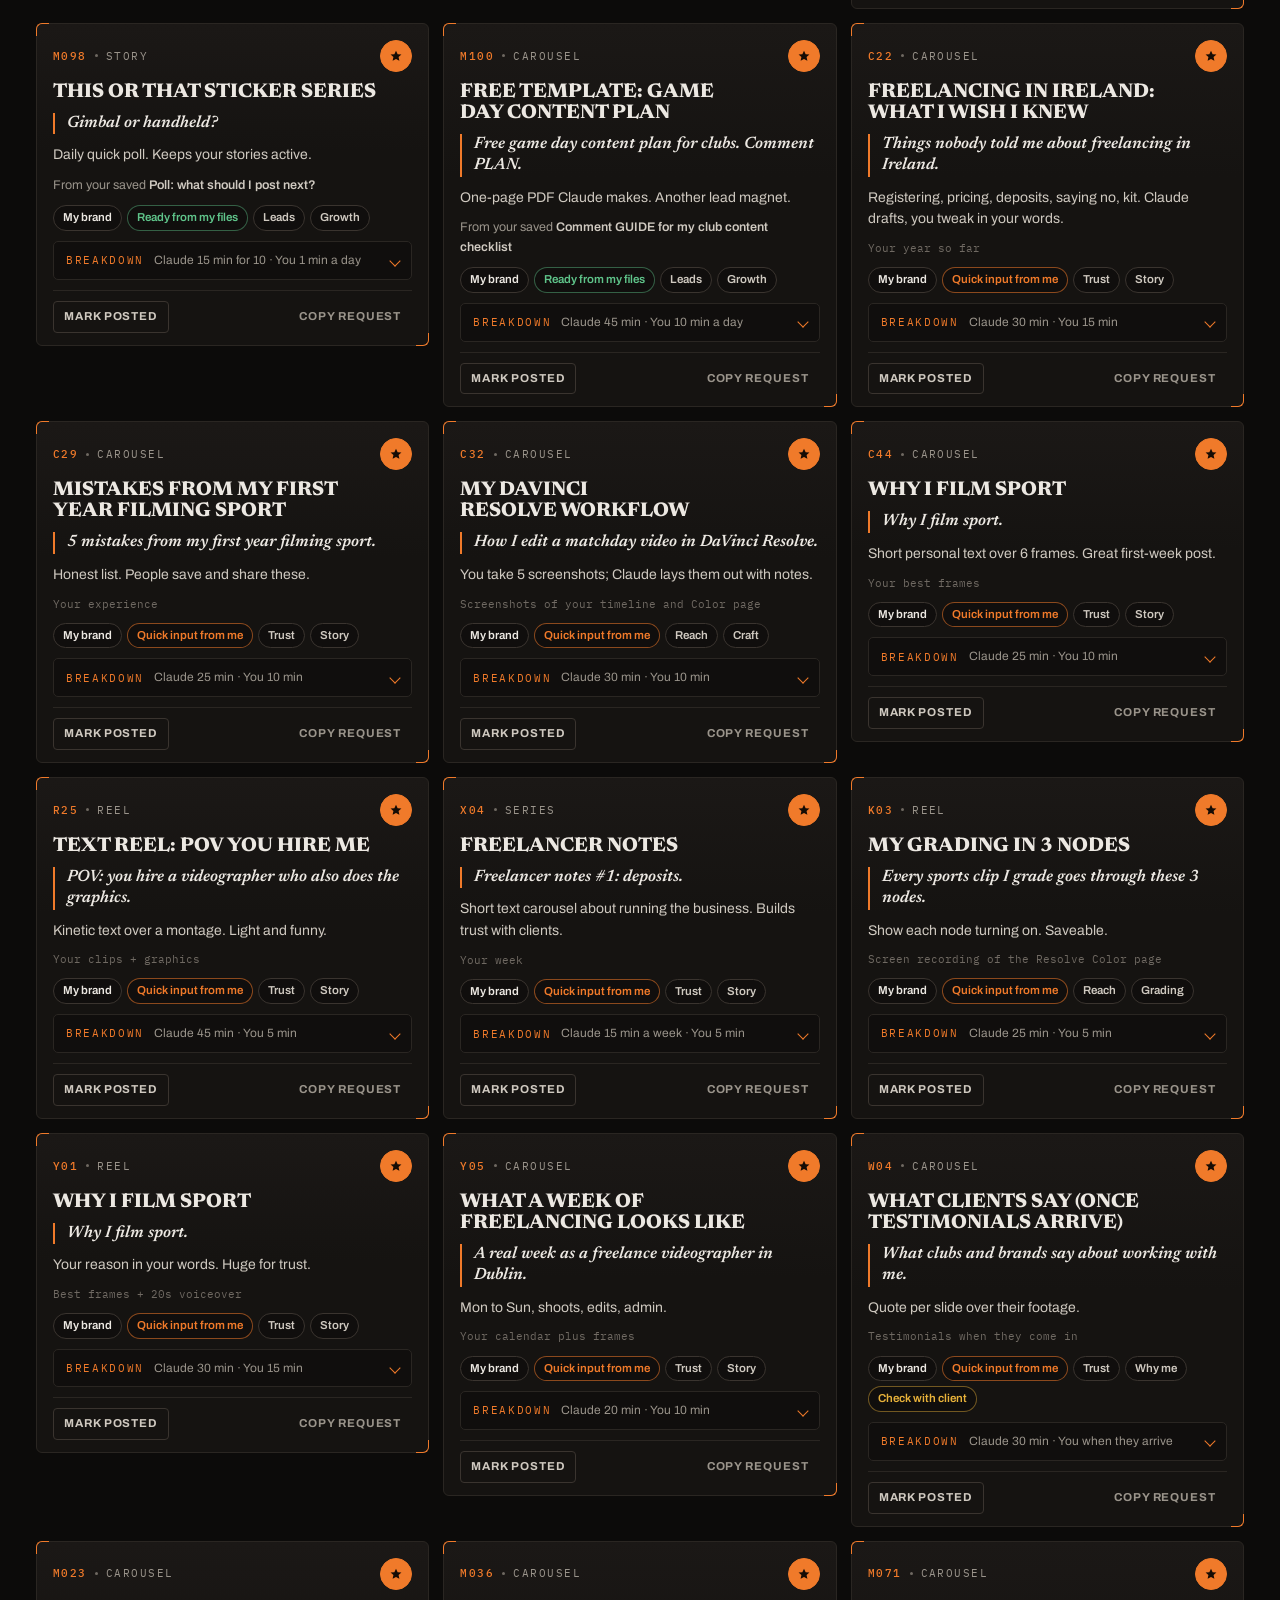
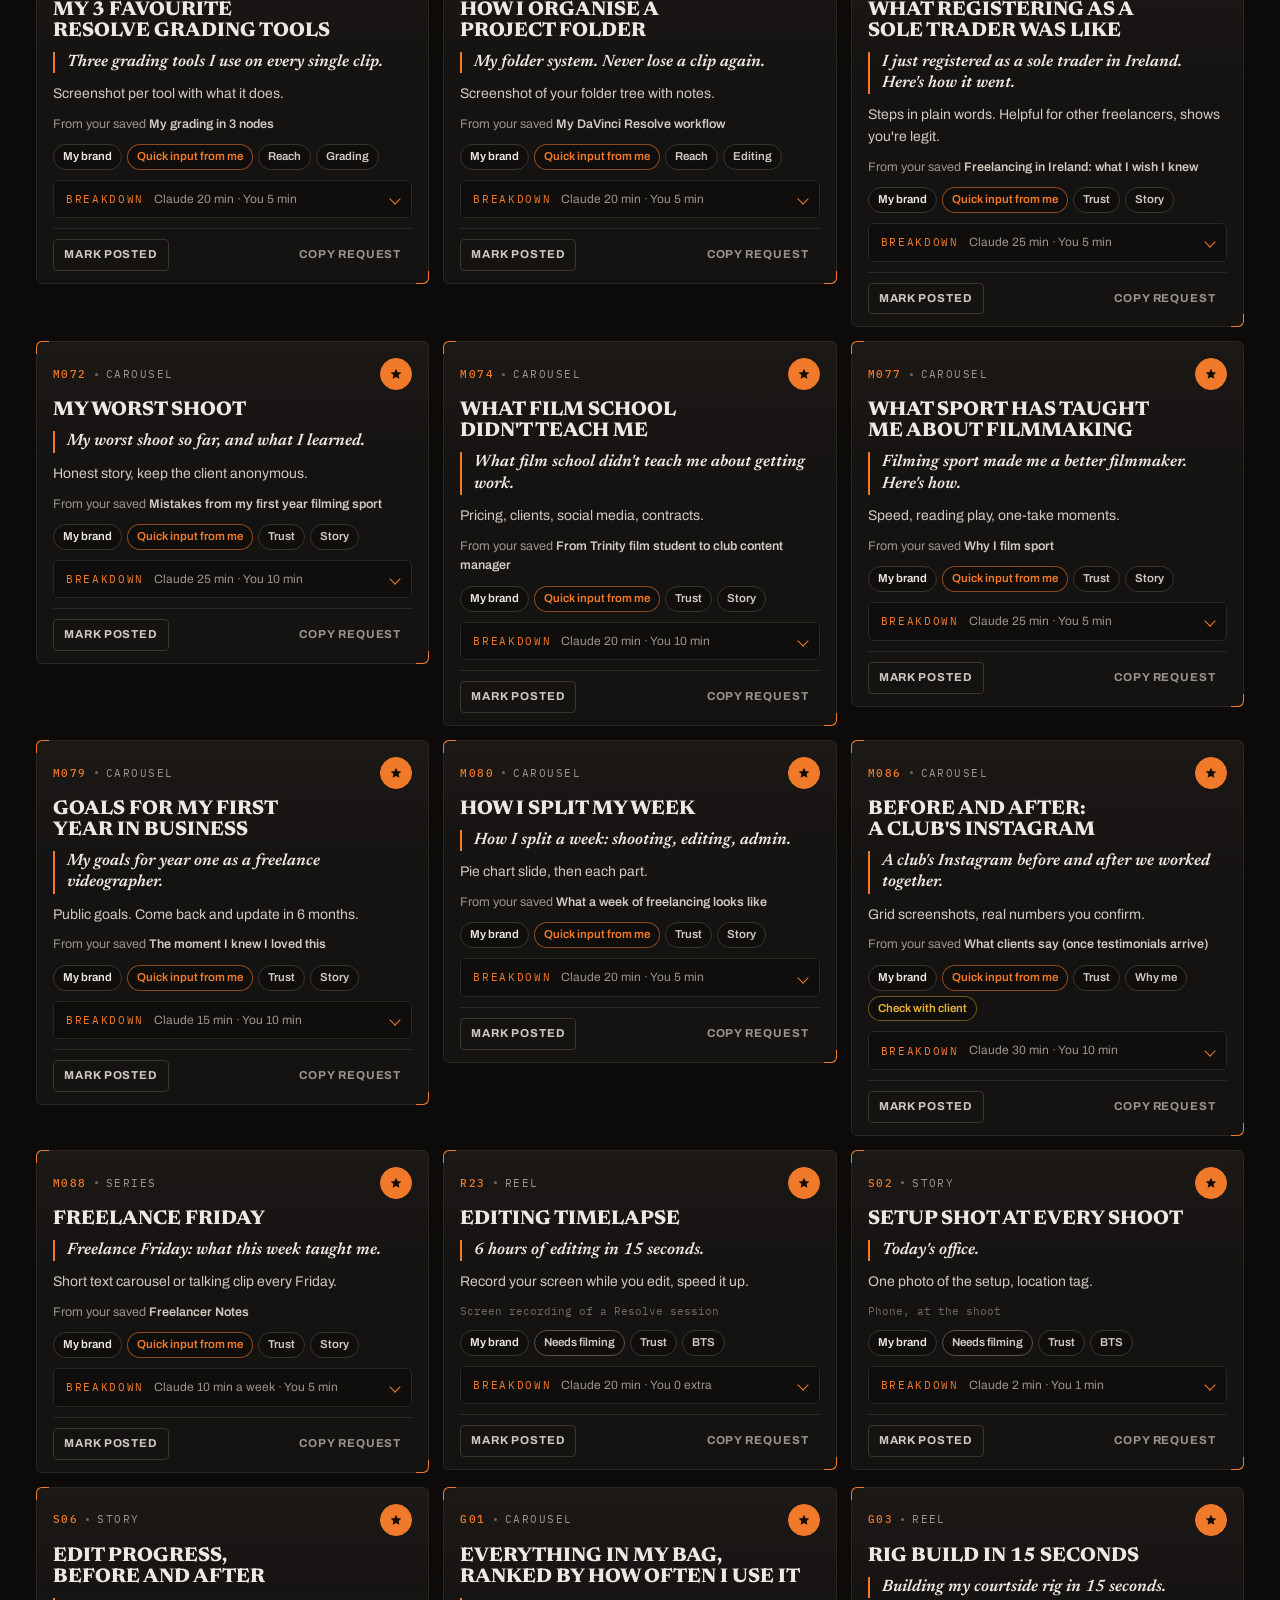
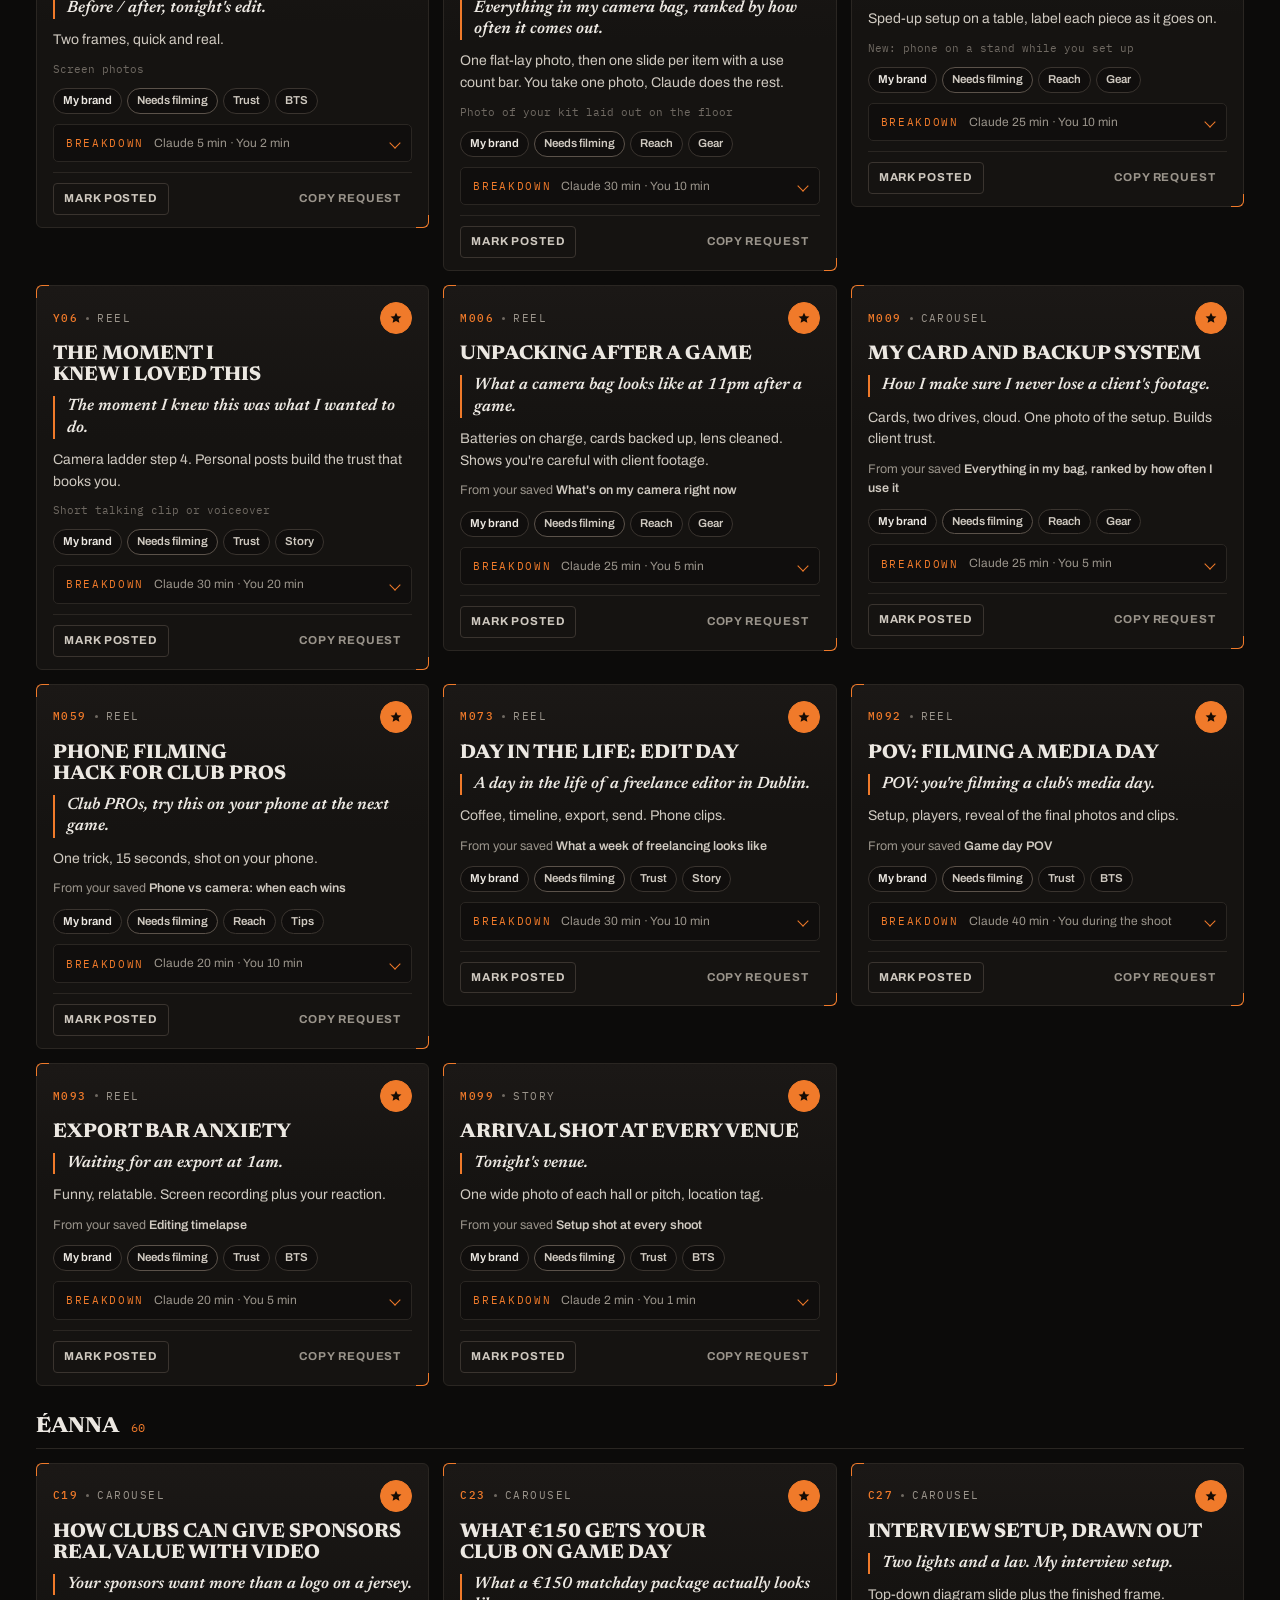
<file: saved.html>
<!doctype html>
<html lang="en"><head>
<meta charset="utf-8">
<meta name="viewport" content="width=device-width,initial-scale=1,viewport-fit=cover">
<meta name="robots" content="noindex">
<title>Saved ideas · Milo Motion Images</title>
<link rel="preconnect" href="https://fonts.googleapis.com">
<link rel="preconnect" href="https://fonts.gstatic.com" crossorigin>
<link rel="stylesheet" href="https://fonts.googleapis.com/css2?family=Archivo:wght@400..800&family=Newsreader:ital,opsz,wght@0,6..72,600..800;1,6..72,600..800&family=IBM+Plex+Mono:wght@400;500&display=swap">
<link rel="stylesheet" href="style.css">
</head>
<body data-page="saved">
<header class="hero"><div class="wrap">
  <div class="hud"><a class="back" href="index.html">← All ideas</a><span class="rec">Rec</span><span class="tc" id="tc">00:00:00:00</span></div>
  <div class="hero-row">
    <div>
      <h1>The shot <em>list</em></h1>
      <p class="lede">Everything you've saved. Pick a format along the top, then sort it by client, what it needs or goal. Mark each one posted as you go.</p>
    </div>
    <div class="row">
      <button class="btn" id="copyList" type="button">Copy list for Claude</button>
      <button class="btn" id="exportBtn" type="button">Back up</button>
      <label class="btn" for="importFile">Restore</label><input id="importFile" type="file" accept="application/json,.json" hidden>
    </div>
  </div>
  <div class="stats" id="stats"></div>
</div></header>
<nav class="tabs" id="tabsBar" aria-label="Formats"><div class="wrap" id="tabs" role="tablist"></div></nav>
<main class="wrap">
  <section class="tools" id="tools"></section>
  <div id="list"></div>
</main>
<div class="toast" id="toast" hidden role="status"></div>
<footer class="site"><div class="wrap"><span>Milo Motion Images · Idea Bank</span><span>Saves are kept in this browser</span></div></footer>
<script src="ideas.js"></script>
<script src="breakdowns.js"></script>
<script src="app.js"></script>
</body></html>
</file>
<file: style.css>
/* Milo Motion Idea Bank. Brand: darkroom black, paper text, one tungsten accent, camera-HUD details. */
:root{
  --bg:#0c0b0a; --bg2:#100e0d; --panel:#151311; --panel2:#1b1816; --line:#2a2622; --line2:#3a342f;
  --fg:#ece8e2; --soft:#cfc9c0; --muted:#9a948b; --dim:#6f6962;
  --t:#f07a2a; --t-soft:rgba(240,122,42,.14); --t-line:rgba(240,122,42,.55);
  --ok:#5fc48a; --warn:#e8b23a;
  --serif:"Newsreader",Georgia,serif; --body:"Archivo",system-ui,-apple-system,sans-serif; --mono:"IBM Plex Mono",ui-monospace,Menlo,monospace;
  --gut:max(16px,env(safe-area-inset-left,0px));
  color-scheme:dark;
}
*{box-sizing:border-box}
html,body{margin:0}
body{background:var(--bg);color:var(--fg);font:15px/1.55 var(--body);-webkit-font-smoothing:antialiased;overflow-x:hidden;min-height:100vh;
  background-image:radial-gradient(1200px 600px at 85% -10%,rgba(240,122,42,.08),transparent 60%),radial-gradient(900px 500px at -10% 0%,rgba(255,255,255,.03),transparent 60%)}
button,input,select{font:inherit;color:inherit}
a{color:inherit}
:focus-visible{outline:2px solid var(--t);outline-offset:2px}
[hidden]{display:none!important}
.wrap{max-width:1240px;margin:0 auto;padding:0 var(--gut)}

/* ---------- hero ---------- */
.hero{position:relative;padding:calc(env(safe-area-inset-top,0px) + 34px) 0 26px}
.hud{display:flex;flex-wrap:wrap;align-items:center;gap:8px 18px;font-family:var(--mono);font-size:11px;letter-spacing:.2em;text-transform:uppercase;color:var(--muted)}
.rec{display:inline-flex;align-items:center;gap:8px;color:var(--t)}
.rec::before{content:"";width:9px;height:9px;border-radius:50%;background:var(--t);box-shadow:0 0 12px var(--t);animation:blink 1.6s steps(2,start) infinite}
@keyframes blink{50%{opacity:.25}}
@media (prefers-reduced-motion:reduce){.rec::before{animation:none}}
.tc{color:var(--soft);font-variant-numeric:tabular-nums;letter-spacing:.12em}
.hero-row{display:grid;grid-template-columns:1fr auto;gap:22px 40px;align-items:end;margin-top:18px}
@media (max-width:820px){.hero-row{grid-template-columns:1fr}}
h1{font-family:var(--serif);font-weight:800;text-transform:uppercase;font-size:clamp(46px,8.4vw,112px);line-height:.86;letter-spacing:-.01em;margin:0}
h1 em{color:var(--t);font-style:italic}
.lede{margin:16px 0 0;color:var(--soft);max-width:60ch;font-size:16px}
.back{display:inline-flex;align-items:center;gap:8px;text-decoration:none;font-family:var(--mono);font-size:11px;letter-spacing:.2em;text-transform:uppercase;color:var(--muted)}
.back:hover{color:var(--t)}

/* viewfinder card that links to saved */
.vf{position:relative;display:block;text-decoration:none;min-width:280px;padding:22px 24px;background:linear-gradient(160deg,var(--panel2),var(--panel));border:1px solid var(--line);border-radius:6px;transition:border-color .2s,transform .2s}
.vf:hover{border-color:var(--t-line);transform:translateY(-2px)}
.vf .k{font-family:var(--mono);font-size:11px;letter-spacing:.2em;text-transform:uppercase;color:var(--t)}
.vf .big{display:flex;align-items:baseline;gap:12px;margin-top:6px}
.vf .big b{font-family:var(--serif);font-weight:800;font-size:64px;line-height:1}
.vf .big span{font-family:var(--serif);font-weight:800;text-transform:uppercase;font-size:22px;line-height:1}
.vf .go{margin-top:12px;display:flex;justify-content:space-between;color:var(--soft);font-size:14px}
.vf .go i{font-style:normal;color:var(--t);transition:transform .2s}
.vf:hover .go i{transform:translateX(4px)}
.brk{position:relative}
.brk::before,.brk::after{content:"";position:absolute;width:14px;height:14px;border:1.5px solid var(--t);pointer-events:none;opacity:.9}
.brk::before{top:-1px;left:-1px;border-right:0;border-bottom:0}
.brk::after{bottom:-1px;right:-1px;border-left:0;border-top:0}

/* stats strip */
.stats{display:flex;flex-wrap:wrap;gap:10px 28px;margin-top:22px;font-family:var(--mono);font-size:12px;color:var(--muted)}
.stats b{color:var(--fg);font-weight:500;font-size:14px;margin-right:4px}
.meter{flex-basis:100%;height:3px;background:var(--line);border-radius:2px;overflow:hidden;max-width:520px}
.meter i{display:block;height:100%;background:var(--t);width:0;transition:width .4s}

/* ---------- tabs ---------- */
.tabs{position:sticky;top:0;z-index:20;background:rgba(12,11,10,.92);backdrop-filter:blur(10px);-webkit-backdrop-filter:blur(10px);border-bottom:1px solid var(--line);padding-top:env(safe-area-inset-top,0px)}
.tabs .wrap{display:flex;gap:4px;overflow-x:auto;scrollbar-width:none}
.tabs .wrap::-webkit-scrollbar{display:none}
.tab{appearance:none;background:none;border:0;border-bottom:2px solid transparent;padding:15px 14px 13px;font-size:14px;font-weight:600;color:var(--muted);cursor:pointer;white-space:nowrap;display:flex;align-items:center;gap:8px;transition:color .15s}
.tab:hover{color:var(--fg)}
.tab[aria-selected="true"]{color:var(--fg);border-bottom-color:var(--t)}
.tab .n{font-family:var(--mono);font-size:11px;font-weight:400;padding:1px 7px;border-radius:9px;background:var(--panel2);color:var(--soft)}
.tab[aria-selected="true"] .n{background:var(--t);color:#160c05}
.tab:disabled{opacity:.35;cursor:default}

/* ---------- toolbar ---------- */
.tools{display:grid;gap:12px;padding:20px 0 4px}
.tools-head{display:flex;flex-wrap:wrap;align-items:baseline;justify-content:space-between;gap:8px 20px}
.tools-head h2{font-family:var(--serif);font-weight:800;text-transform:uppercase;font-size:clamp(24px,3.2vw,34px);line-height:1;margin:0}
.tools-head h2 em{color:var(--t)}
.tools-head p{margin:0;color:var(--muted);max-width:72ch;flex-basis:100%;font-size:14.5px}
.row{display:flex;flex-wrap:wrap;gap:8px;align-items:center}
.sel{position:relative;display:flex;align-items:center;gap:0;border:1px solid var(--line2);border-radius:4px;background:var(--bg2);height:36px}
.sel label{font-family:var(--mono);font-size:10px;letter-spacing:.16em;text-transform:uppercase;color:var(--muted);padding:0 2px 0 10px;white-space:nowrap}
.sel select{appearance:none;-webkit-appearance:none;background:transparent;border:0;padding:0 28px 0 6px;height:100%;font-size:13.5px;font-weight:600;color:var(--fg);cursor:pointer;max-width:190px}
.sel::after{content:"";position:absolute;right:11px;top:50%;width:6px;height:6px;border-right:1.5px solid var(--muted);border-bottom:1.5px solid var(--muted);transform:translateY(-70%) rotate(45deg);pointer-events:none}
.sel.on{border-color:var(--t-line);background:var(--t-soft)}
.sel select option{background:#1b1816;color:var(--fg)}
.search{flex:1 1 220px;min-width:0;display:flex;align-items:center;gap:8px;border:1px solid var(--line2);border-radius:4px;background:var(--bg2);height:36px;padding:0 10px}
.search input{flex:1;min-width:0;background:none;border:0;outline:none;font-size:14px}
.search svg{flex:none;opacity:.6}
.toggle{display:inline-flex;align-items:center;gap:8px;height:36px;padding:0 12px;border:1px solid var(--line2);border-radius:4px;background:var(--bg2);font-size:13.5px;font-weight:600;cursor:pointer;color:var(--soft)}
.toggle[aria-pressed="true"]{border-color:var(--t-line);background:var(--t-soft);color:var(--fg)}
.btn{appearance:none;display:inline-flex;align-items:center;gap:8px;height:36px;padding:0 12px;border:1px solid var(--line2);border-radius:4px;background:transparent;font-size:12px;font-weight:700;letter-spacing:.08em;text-transform:uppercase;color:var(--soft);cursor:pointer;text-decoration:none}
.btn:hover{border-color:var(--t);color:var(--fg)}
.btn.primary{background:var(--t);border-color:var(--t);color:#160c05}
.count{font-family:var(--mono);font-size:12px;color:var(--muted);margin-left:auto;white-space:nowrap}
@media (max-width:600px){.row .sel{flex:1 1 calc(50% - 4px);min-width:0}.row .sel select{max-width:none;width:100%;min-width:0}.row .sel label{letter-spacing:.08em}}
.clear{appearance:none;background:none;border:0;color:var(--t);font-size:13px;font-weight:600;cursor:pointer;padding:0 4px}

/* ---------- groups + grid ---------- */
.group{margin-top:30px}
.group-h{display:flex;align-items:baseline;gap:12px;padding-bottom:10px;border-bottom:1px solid var(--line);margin-bottom:14px}
.group-h h3{font-family:var(--serif);font-weight:800;text-transform:uppercase;font-size:22px;line-height:1;margin:0}
.group-h .n{font-family:var(--mono);font-size:12px;color:var(--t)}
.group-h p{margin:0 0 0 auto;font-size:13px;color:var(--muted);text-align:right}
.grid{display:grid;grid-template-columns:repeat(auto-fill,minmax(300px,1fr));gap:14px}
@media (max-width:440px){.grid{grid-template-columns:1fr}}
.empty{padding:60px 0;text-align:center;color:var(--muted)}
.empty b{display:block;font-family:var(--serif);font-size:24px;text-transform:uppercase;color:var(--fg);margin-bottom:6px}

/* ---------- card ---------- */
.card{position:relative;display:flex;flex-direction:column;gap:10px;background:linear-gradient(180deg,var(--panel2),var(--panel) 40%);border:1px solid var(--line);border-radius:6px;padding:16px 16px 12px;min-width:0;transition:border-color .2s,transform .2s,box-shadow .2s}
.card:hover{border-color:#4a413a;transform:translateY(-2px);box-shadow:0 14px 30px -18px rgba(0,0,0,.8)}
.card::before,.card::after{content:"";position:absolute;width:12px;height:12px;border:1.5px solid var(--t);opacity:0;transition:opacity .2s}
.card::before{top:-1px;left:-1px;border-right:0;border-bottom:0;border-top-left-radius:6px}
.card::after{bottom:-1px;right:-1px;border-left:0;border-top:0;border-bottom-right-radius:6px}
.card:hover::before,.card:hover::after,.card.is-saved::before,.card.is-saved::after{opacity:1}
.card.is-used{opacity:.5}
.card.is-used:hover{opacity:.85}
.card.held{border-style:dashed}
.slate{display:flex;align-items:center;gap:8px;font-family:var(--mono);font-size:10.5px;letter-spacing:.14em;text-transform:uppercase;color:var(--muted);min-height:28px}
.slate .id{color:var(--t);font-weight:500}
.slate .sep{width:3px;height:3px;border-radius:50%;background:var(--dim)}
.star{appearance:none;margin-left:auto;width:32px;height:32px;display:grid;place-items:center;border:1px solid var(--line2);border-radius:50%;background:transparent;cursor:pointer;color:var(--muted);transition:all .15s;flex:none}
.star:hover{border-color:var(--t);color:var(--t)}
.star[aria-pressed="true"]{background:var(--t);border-color:var(--t);color:#160c05}
.card h3{font-family:var(--serif);font-weight:800;text-transform:uppercase;font-size:20px;line-height:1.05;margin:0;text-wrap:balance}
.hook{margin:0;padding-left:12px;border-left:2px solid var(--t);font-family:var(--serif);font-style:italic;font-weight:600;font-size:16.5px;line-height:1.3;color:var(--fg)}
.how{margin:0;color:var(--soft);font-size:14px}
.beats{margin:0;padding:0;list-style:none;display:grid;gap:4px;counter-reset:b}
.beats li{counter-increment:b;display:grid;grid-template-columns:22px 1fr;font-size:14px;color:var(--soft)}
.beats li::before{content:counter(b,decimal-leading-zero);font-family:var(--mono);font-size:11px;color:var(--t);padding-top:2px}
.src{margin:0;font-family:var(--mono);font-size:11px;color:var(--dim);word-break:break-word}
.from{margin:0;font-size:12.5px;color:var(--muted)}
.from b{color:var(--soft);font-weight:600}
.pills{display:flex;flex-wrap:wrap;gap:5px}
.pill{font-size:11.5px;font-weight:600;padding:3px 9px;border-radius:999px;background:var(--bg2);border:1px solid var(--line2);color:var(--soft);white-space:nowrap}
.pill.client{border-color:var(--line2);color:var(--fg)}
.pill.n-ready{color:var(--ok);border-color:rgba(95,196,138,.45)}
.pill.n-quick{color:var(--t);border-color:var(--t-line)}
.pill.n-film{color:var(--soft);border-color:#5b524a}
.pill.n-todo{color:var(--warn);border-color:rgba(232,178,58,.45)}
.pill.warn{color:var(--warn);border-color:rgba(232,178,58,.45)}
.pill.hold{border-style:dashed}
.foot{display:flex;align-items:center;gap:6px;margin-top:auto;padding-top:10px;border-top:1px solid var(--line)}
.act{appearance:none;display:inline-flex;align-items:center;gap:6px;border:1px solid var(--line2);background:transparent;border-radius:4px;padding:6px 10px;font-size:11.5px;font-weight:700;letter-spacing:.08em;text-transform:uppercase;cursor:pointer;color:var(--soft)}
.act:hover{border-color:var(--t);color:var(--fg)}
.act[aria-pressed="true"]{background:var(--fg);color:var(--bg);border-color:var(--fg)}
.act.ghost{border-color:transparent;margin-left:auto;color:var(--muted)}
.act.ghost:hover{color:var(--fg);border-color:var(--line2)}

.toast{position:fixed;left:50%;bottom:calc(env(safe-area-inset-bottom,0px) + 20px);transform:translateX(-50%);background:var(--fg);color:var(--bg);font-weight:600;font-size:13.5px;padding:10px 16px;border-radius:5px;z-index:50;max-width:calc(100vw - 32px);box-shadow:0 10px 30px rgba(0,0,0,.5)}
footer.site{margin-top:60px;padding:24px 0 calc(env(safe-area-inset-bottom,0px) + 28px);border-top:1px solid var(--line);font-family:var(--mono);font-size:11px;letter-spacing:.14em;text-transform:uppercase;color:var(--dim)}
footer.site .wrap{display:flex;flex-wrap:wrap;justify-content:space-between;gap:10px}

/* breakdown drawer */
.bd{border:1px solid var(--line);border-radius:5px;background:var(--bg2)}
.bd summary{list-style:none;display:flex;align-items:center;gap:10px;padding:9px 12px;cursor:pointer}
.bd summary::-webkit-details-marker{display:none}
.bd summary::after{content:"";margin-left:auto;width:7px;height:7px;border-right:1.5px solid var(--t);border-bottom:1.5px solid var(--t);transform:rotate(45deg);transition:transform .2s}
.bd[open] summary::after{transform:rotate(-135deg)}
.bd-k{font-family:var(--mono);font-size:10.5px;letter-spacing:.16em;text-transform:uppercase;color:var(--t)}
.bd-t{font-size:12px;color:var(--muted)}
.bd[open]{padding-bottom:12px}
.bd>*:not(summary){margin-left:12px;margin-right:12px}
.bd-you{padding:9px 11px;border-radius:4px;background:var(--t-soft);border:1px solid var(--t-line);font-size:14px;color:var(--fg)}
.bd-you b{display:block;font-family:var(--mono);font-size:10px;letter-spacing:.16em;text-transform:uppercase;color:var(--t);font-weight:500;margin-bottom:2px}
.bd h5{margin:12px 12px 4px;font-family:var(--mono);font-size:10px;letter-spacing:.16em;text-transform:uppercase;color:var(--muted);font-weight:500}
.bd-list{margin-top:0;margin-bottom:0;padding-left:20px;display:grid;gap:3px;font-size:13.5px;color:var(--soft)}
.bd-list li::marker{color:var(--t);font-family:var(--mono);font-size:11px}
ul.bd-list li{word-break:break-word}
.bd-cap{white-space:pre-wrap;font:14px/1.5 var(--body);color:var(--fg);background:var(--panel);border:1px solid var(--line);border-radius:4px;padding:10px;margin-top:0;margin-bottom:8px}
.bd-check{font-size:13px;color:var(--warn);margin-top:10px;margin-bottom:0}
.bd-check b{font-weight:700}
.grid{align-items:start}
</file>
